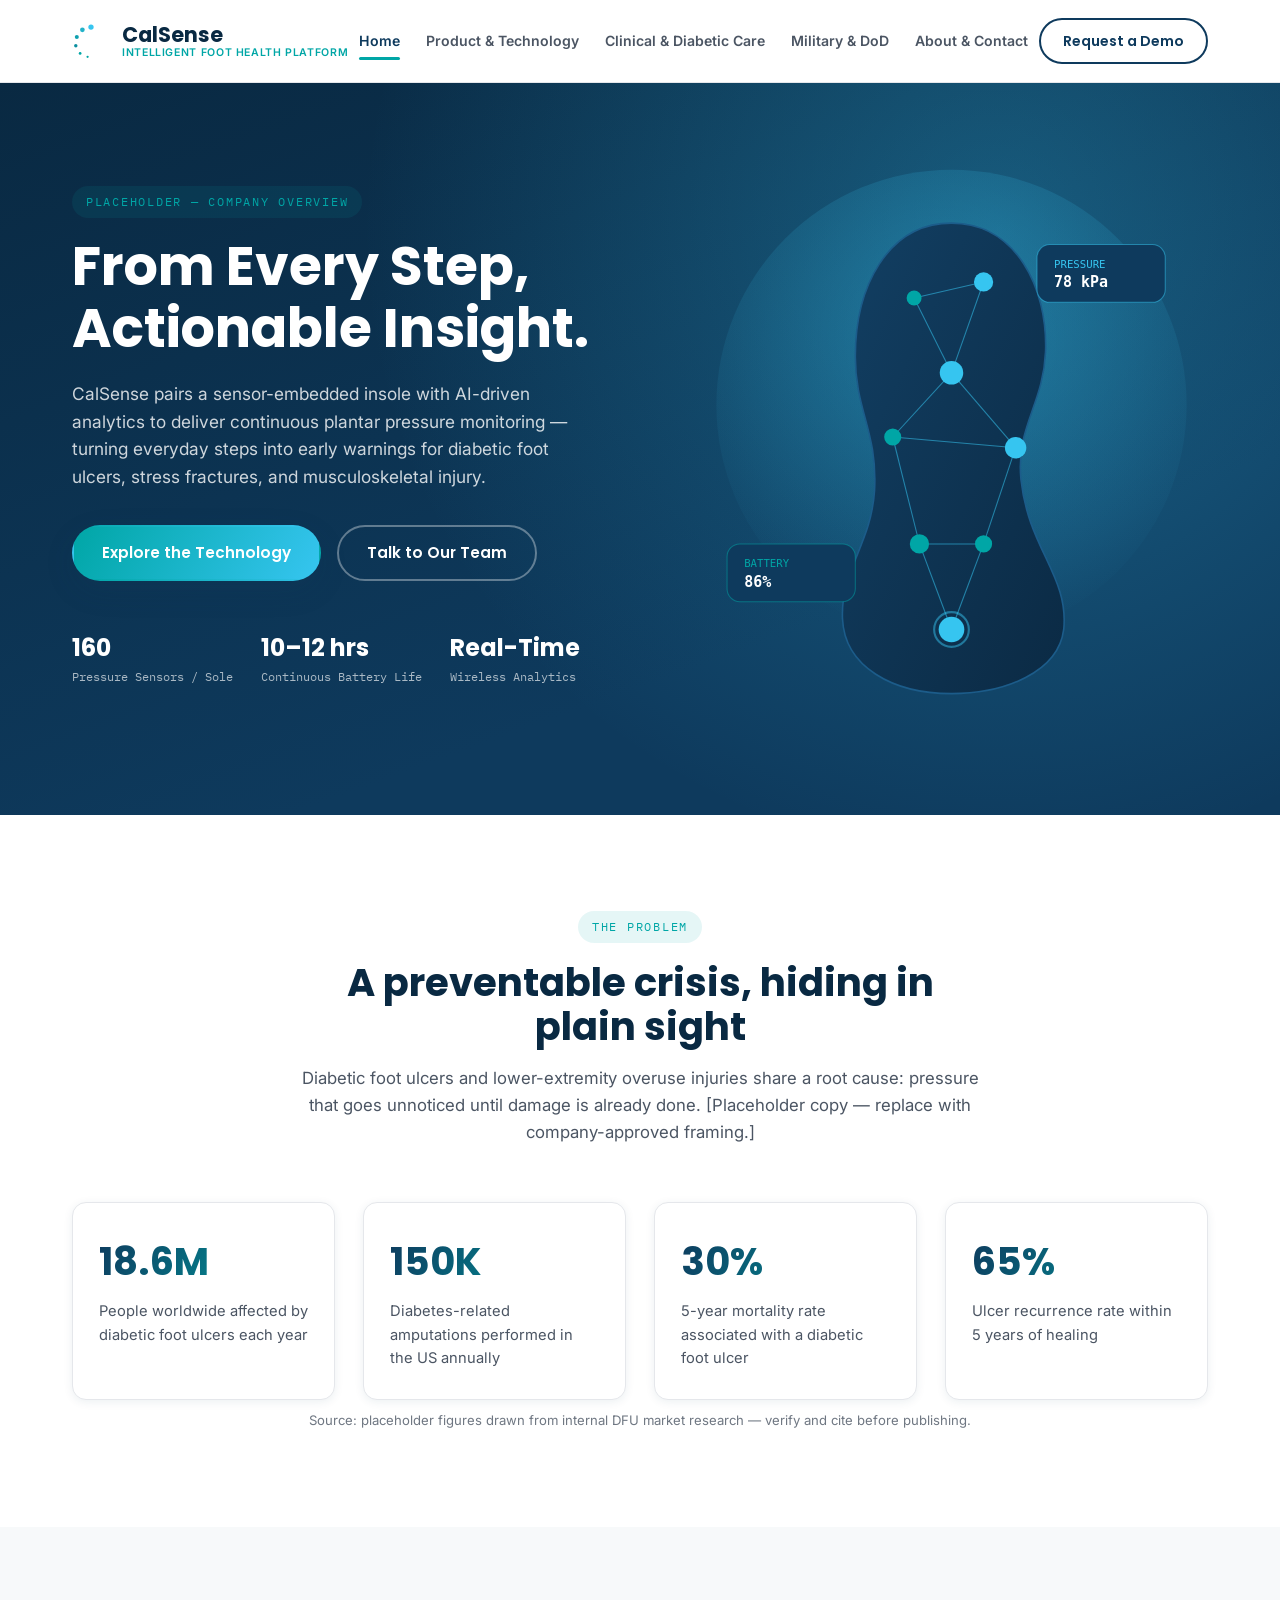
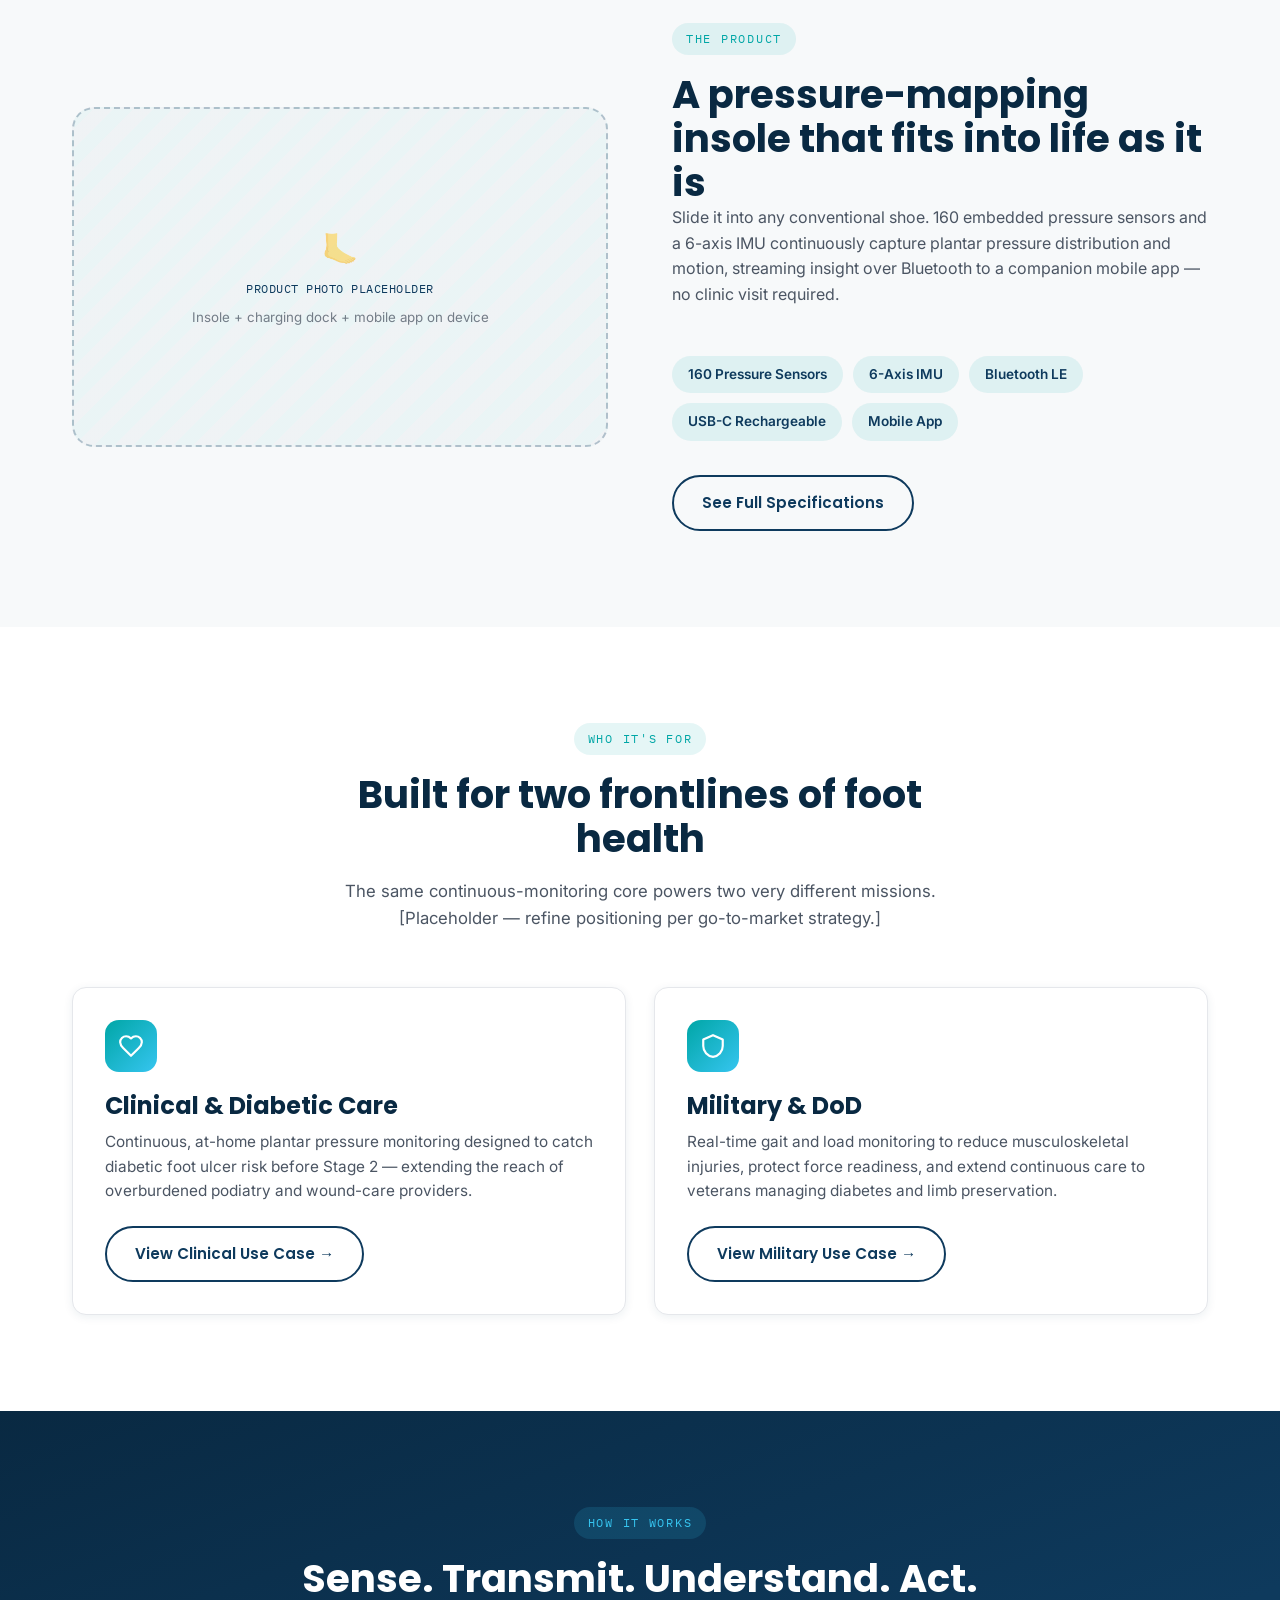
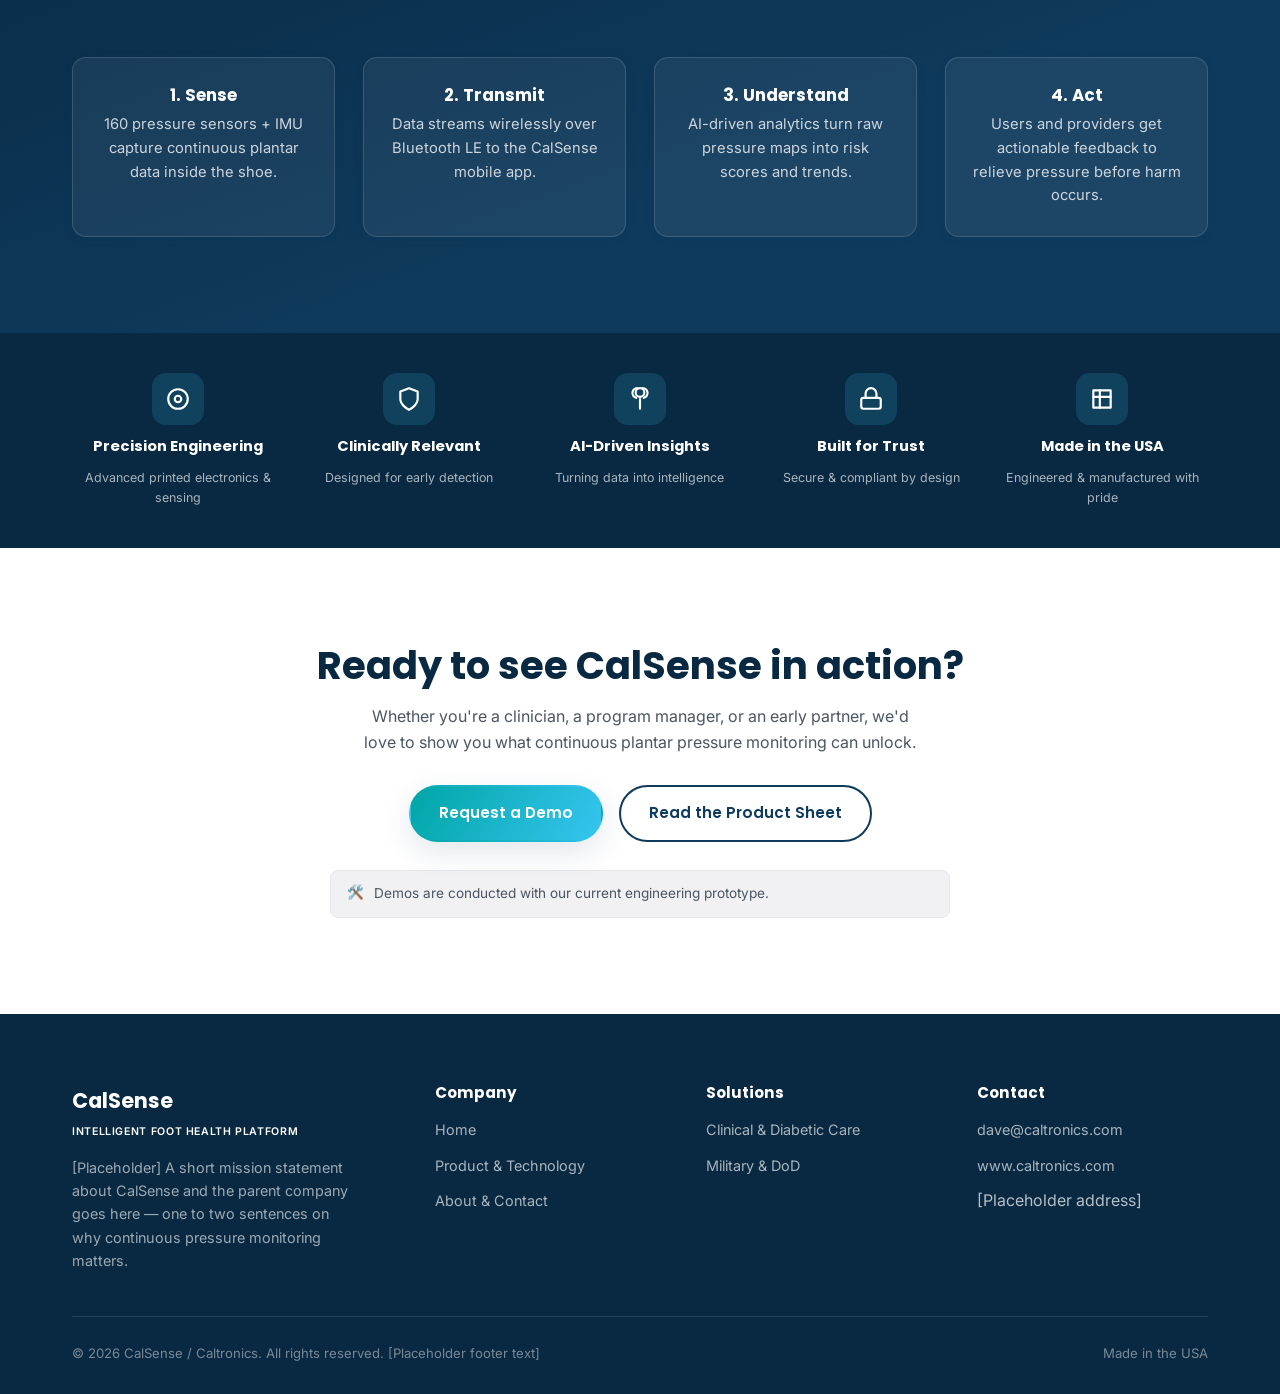
<file: index.html>
<!DOCTYPE html>
<html lang="en">
<head>
<meta charset="UTF-8">
<meta name="viewport" content="width=device-width, initial-scale=1.0">
<title>CalSense | Intelligent Foot Health Platform</title>
<meta name="description" content="CalSense is a continuous plantar pressure monitoring platform — pairing a sensor-embedded insole with AI-driven analytics to prevent diabetic foot ulcers and musculoskeletal injury.">
<link rel="icon" type="image/svg+xml" href="images/favicon.svg">
<link rel="preconnect" href="https://fonts.googleapis.com">
<link href="https://fonts.googleapis.com/css2?family=Poppins:wght@500;600;700&family=Inter:wght@400;500;600&family=IBM+Plex+Mono:wght@400;500;600&display=swap" rel="stylesheet">
<link rel="stylesheet" href="css/styles.css">
</head>
<body>

<!-- NOTE: Nav + footer are duplicated per page (static site, no templating). Keep them in sync when editing. -->
<header class="navbar">
  <div class="container">
    <a href="index.html" class="brand">
      <img src="images/logo.svg" alt="CalSense logo">
      <span class="brand-text">
        <span class="brand-name">CalSense</span>
        <span class="brand-tag">Intelligent Foot Health Platform</span>
      </span>
    </a>
    <nav class="nav-links">
      <a href="index.html">Home</a>
      <a href="product.html">Product &amp; Technology</a>
      <a href="healthcare.html">Clinical &amp; Diabetic Care</a>
      <a href="military.html">Military &amp; DoD</a>
      <a href="about.html">About &amp; Contact</a>
    </nav>
    <div class="nav-cta">
      <a href="about.html" class="btn btn--outline-navy">Request a Demo</a>
      <button class="nav-toggle" aria-label="Toggle menu">
        <span></span><span></span><span></span>
      </button>
    </div>
  </div>
</header>

<!-- HERO -->
<section class="hero">
  <div class="container">
    <div class="hero-copy">
      <span class="eyebrow">Placeholder — Company Overview</span>
      <h1>From Every Step,<br>Actionable Insight.</h1>
      <p class="lede">CalSense pairs a sensor-embedded insole with AI-driven analytics to deliver continuous plantar pressure monitoring — turning everyday steps into early warnings for diabetic foot ulcers, stress fractures, and musculoskeletal injury.</p>
      <div class="hero-actions">
        <a href="product.html" class="btn btn--primary">Explore the Technology</a>
        <a href="about.html" class="btn btn--ghost">Talk to Our Team</a>
      </div>
      <div class="hero-badges">
        <div class="hero-badge"><strong>160</strong>Pressure Sensors / Sole</div>
        <div class="hero-badge"><strong>10–12 hrs</strong>Continuous Battery Life</div>
        <div class="hero-badge"><strong>Real-Time</strong>Wireless Analytics</div>
      </div>
    </div>
    <div class="hero-art">
      <img src="images/hero-graphic.svg" alt="Illustration of a foot sole with pressure sensor network">
    </div>
  </div>
</section>

<!-- PROBLEM SNAPSHOT -->
<section class="section">
  <div class="container">
    <div class="section-head section-head--center">
      <span class="eyebrow">The Problem</span>
      <h2>A preventable crisis, hiding in plain sight</h2>
      <p>Diabetic foot ulcers and lower-extremity overuse injuries share a root cause: pressure that goes unnoticed until damage is already done. [Placeholder copy — replace with company-approved framing.]</p>
    </div>
    <div class="grid grid--4">
      <div class="stat-card">
        <div class="stat-number" data-count-to="18.6" data-decimals="1" data-suffix="M">0M</div>
        <p>People worldwide affected by diabetic foot ulcers each year</p>
      </div>
      <div class="stat-card">
        <div class="stat-number" data-count-to="150" data-suffix="K">0K</div>
        <p>Diabetes-related amputations performed in the US annually</p>
      </div>
      <div class="stat-card">
        <div class="stat-number" data-count-to="30" data-suffix="%">0%</div>
        <p>5-year mortality rate associated with a diabetic foot ulcer</p>
      </div>
      <div class="stat-card">
        <div class="stat-number" data-count-to="65" data-suffix="%">0%</div>
        <p>Ulcer recurrence rate within 5 years of healing</p>
      </div>
    </div>
    <p class="small-note text-center">Source: placeholder figures drawn from internal DFU market research — verify and cite before publishing.</p>
  </div>
</section>

<!-- PRODUCT HIGHLIGHT -->
<section class="section section--offwhite">
  <div class="container">
    <div class="split">
      <div class="split-media">
        <div class="placeholder" style="min-height:340px;">
          <div class="ph-icon">🦶</div>
          <span class="ph-label">Product Photo Placeholder</span>
          <small>Insole + charging dock + mobile app on device</small>
        </div>
      </div>
      <div class="split-copy">
        <span class="eyebrow">The Product</span>
        <h2>A pressure-mapping insole that fits into life as it is</h2>
        <p>Slide it into any conventional shoe. 160 embedded pressure sensors and a 6-axis IMU continuously capture plantar pressure distribution and motion, streaming insight over Bluetooth to a companion mobile app — no clinic visit required.</p>
        <div class="pill-list mt-lg">
          <span class="pill">160 Pressure Sensors</span>
          <span class="pill">6-Axis IMU</span>
          <span class="pill">Bluetooth LE</span>
          <span class="pill">USB-C Rechargeable</span>
          <span class="pill">Mobile App</span>
        </div>
        <div class="hero-actions" style="margin-top:34px;">
          <a href="product.html" class="btn btn--outline-navy">See Full Specifications</a>
        </div>
      </div>
    </div>
  </div>
</section>

<!-- MARKETS -->
<section class="section">
  <div class="container">
    <div class="section-head section-head--center">
      <span class="eyebrow">Who It's For</span>
      <h2>Built for two frontlines of foot health</h2>
      <p>The same continuous-monitoring core powers two very different missions. [Placeholder — refine positioning per go-to-market strategy.]</p>
    </div>
    <div class="grid grid--2">
      <div class="card">
        <div class="icon-badge">
          <svg viewBox="0 0 24 24" fill="none" stroke="currentColor" stroke-width="2" stroke-linecap="round" stroke-linejoin="round"><path d="M19 14c1.49-1.46 3-3.21 3-5.5A5.5 5.5 0 0 0 16.5 3c-1.76 0-3 .5-4.5 2-1.5-1.5-2.74-2-4.5-2A5.5 5.5 0 0 0 2 8.5c0 2.29 1.51 4.04 3 5.5l7 7Z"/></svg>
        </div>
        <h3>Clinical &amp; Diabetic Care</h3>
        <p>Continuous, at-home plantar pressure monitoring designed to catch diabetic foot ulcer risk before Stage 2 — extending the reach of overburdened podiatry and wound-care providers.</p>
        <a href="healthcare.html" class="btn btn--outline-navy" style="margin-top:22px;">View Clinical Use Case →</a>
      </div>
      <div class="card">
        <div class="icon-badge">
          <svg viewBox="0 0 24 24" fill="none" stroke="currentColor" stroke-width="2" stroke-linecap="round" stroke-linejoin="round"><path d="M12 2 3 6v6c0 5 3.8 9.4 9 10 5.2-.6 9-5 9-10V6l-9-4Z"/></svg>
        </div>
        <h3>Military &amp; DoD</h3>
        <p>Real-time gait and load monitoring to reduce musculoskeletal injuries, protect force readiness, and extend continuous care to veterans managing diabetes and limb preservation.</p>
        <a href="military.html" class="btn btn--outline-navy" style="margin-top:22px;">View Military Use Case →</a>
      </div>
    </div>
  </div>
</section>

<!-- HOW IT WORKS TEASER -->
<section class="section section--navy">
  <div class="container">
    <div class="section-head section-head--center">
      <span class="eyebrow">How It Works</span>
      <h2>Sense. Transmit. Understand. Act.</h2>
    </div>
    <div class="grid grid--4">
      <div class="stat-card text-center">
        <h3 style="font-size:1.05rem;">1. Sense</h3>
        <p>160 pressure sensors + IMU capture continuous plantar data inside the shoe.</p>
      </div>
      <div class="stat-card text-center">
        <h3 style="font-size:1.05rem;">2. Transmit</h3>
        <p>Data streams wirelessly over Bluetooth LE to the CalSense mobile app.</p>
      </div>
      <div class="stat-card text-center">
        <h3 style="font-size:1.05rem;">3. Understand</h3>
        <p>AI-driven analytics turn raw pressure maps into risk scores and trends.</p>
      </div>
      <div class="stat-card text-center">
        <h3 style="font-size:1.05rem;">4. Act</h3>
        <p>Users and providers get actionable feedback to relieve pressure before harm occurs.</p>
      </div>
    </div>
  </div>
</section>

<!-- TRUST STRIP -->
<div class="trust-strip">
  <div class="container">
    <div class="grid">
      <div class="trust-item">
        <div class="icon-badge"><svg viewBox="0 0 24 24" fill="none" stroke="currentColor" stroke-width="2" stroke-linecap="round" stroke-linejoin="round"><circle cx="12" cy="12" r="3"/><circle cx="12" cy="12" r="9"/></svg></div>
        <strong>Precision Engineering</strong>
        <span>Advanced printed electronics &amp; sensing</span>
      </div>
      <div class="trust-item">
        <div class="icon-badge"><svg viewBox="0 0 24 24" fill="none" stroke="currentColor" stroke-width="2" stroke-linecap="round" stroke-linejoin="round"><path d="M12 22s8-4 8-10V5l-8-3-8 3v7c0 6 8 10 8 10Z"/></svg></div>
        <strong>Clinically Relevant</strong>
        <span>Designed for early detection</span>
      </div>
      <div class="trust-item">
        <div class="icon-badge"><svg viewBox="0 0 24 24" fill="none" stroke="currentColor" stroke-width="2" stroke-linecap="round" stroke-linejoin="round"><path d="M9.5 2a4.5 4.5 0 0 0-1 8.88M14.5 2a4.5 4.5 0 0 1 1 8.88M12 12v9"/><circle cx="12" cy="6" r="4"/></svg></div>
        <strong>AI-Driven Insights</strong>
        <span>Turning data into intelligence</span>
      </div>
      <div class="trust-item">
        <div class="icon-badge"><svg viewBox="0 0 24 24" fill="none" stroke="currentColor" stroke-width="2" stroke-linecap="round" stroke-linejoin="round"><rect x="3" y="11" width="18" height="10" rx="2"/><path d="M7 11V7a5 5 0 0 1 10 0v4"/></svg></div>
        <strong>Built for Trust</strong>
        <span>Secure &amp; compliant by design</span>
      </div>
      <div class="trust-item">
        <div class="icon-badge"><svg viewBox="0 0 24 24" fill="none" stroke="currentColor" stroke-width="2" stroke-linecap="round" stroke-linejoin="round"><path d="M4 4h16v16H4z"/><path d="M4 10h16M10 4v16"/></svg></div>
        <strong>Made in the USA</strong>
        <span>Engineered &amp; manufactured with pride</span>
      </div>
    </div>
  </div>
</div>

<!-- CTA -->
<section class="section text-center">
  <div class="container">
    <h2>Ready to see CalSense in action?</h2>
    <p style="max-width:560px;margin:16px auto 0;">Whether you're a clinician, a program manager, or an early partner, we'd love to show you what continuous plantar pressure monitoring can unlock.</p>
    <div class="hero-actions" style="justify-content:center;margin-top:30px;">
      <a href="about.html" class="btn btn--primary" style="color:#fff;">Request a Demo</a>
      <a href="product.html" class="btn btn--outline-navy">Read the Product Sheet</a>
    </div>
    <div class="proto-note proto-note--center" style="margin-top:28px;">
      <span class="proto-icon">🛠️</span>
      <span>Demos are conducted with our current engineering prototype.</span>
    </div>
  </div>
</section>

<footer class="site-footer">
  <div class="container">
    <div class="footer-grid">
      <div class="footer-brand">
        <span class="brand-name">CalSense</span><br>
        <span class="brand-tag">Intelligent Foot Health Platform</span>
        <p>[Placeholder] A short mission statement about CalSense and the parent company goes here — one to two sentences on why continuous pressure monitoring matters.</p>
      </div>
      <div class="footer-col">
        <h4>Company</h4>
        <ul>
          <li><a href="index.html">Home</a></li>
          <li><a href="product.html">Product &amp; Technology</a></li>
          <li><a href="about.html">About &amp; Contact</a></li>
        </ul>
      </div>
      <div class="footer-col">
        <h4>Solutions</h4>
        <ul>
          <li><a href="healthcare.html">Clinical &amp; Diabetic Care</a></li>
          <li><a href="military.html">Military &amp; DoD</a></li>
        </ul>
      </div>
      <div class="footer-col">
        <h4>Contact</h4>
        <ul>
          <li><a href="mailto:dave@caltronics.com">dave@caltronics.com</a></li>
          <li><a href="#">www.caltronics.com</a></li>
          <li>[Placeholder address]</li>
        </ul>
      </div>
    </div>
    <div class="footer-bottom">
      <span>© 2026 CalSense / Caltronics. All rights reserved. [Placeholder footer text]</span>
      <span>Made in the USA</span>
    </div>
  </div>
</footer>

<script src="js/main.js"></script>
</body>
</html>
</file>
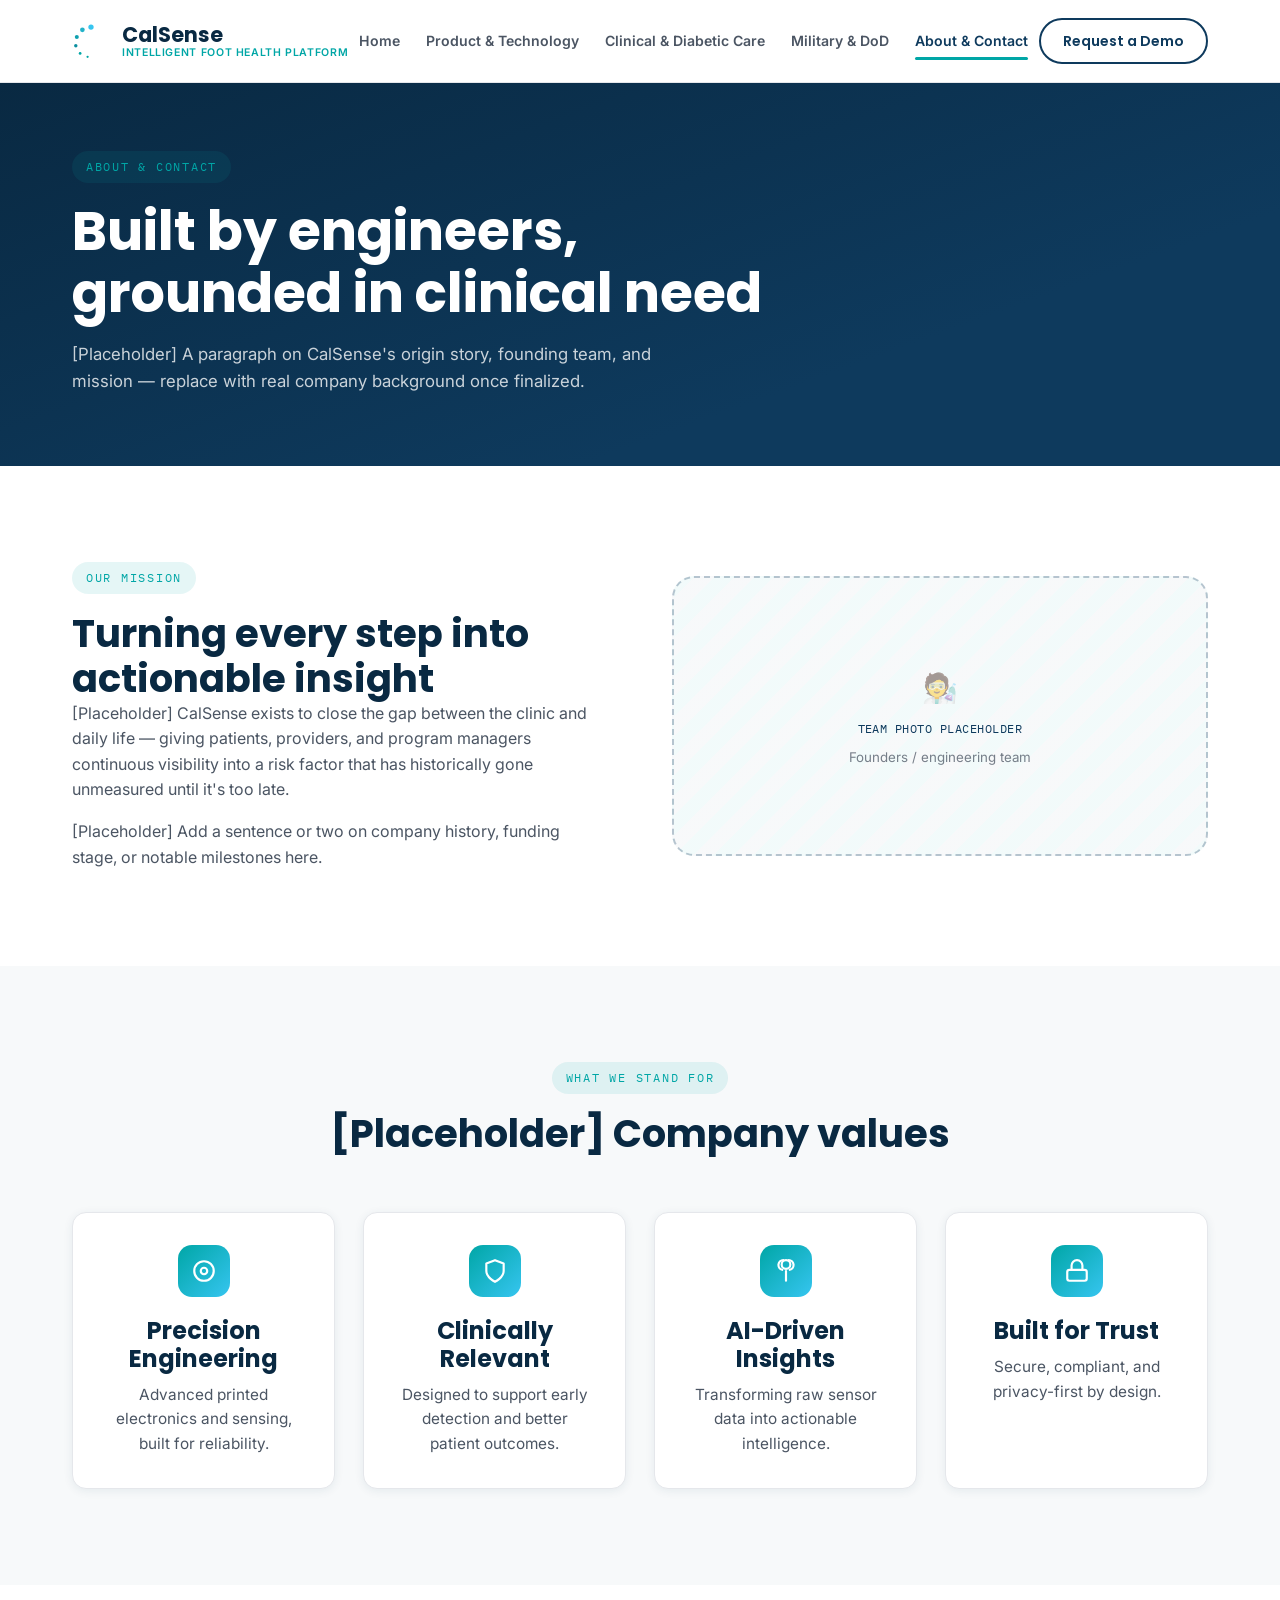
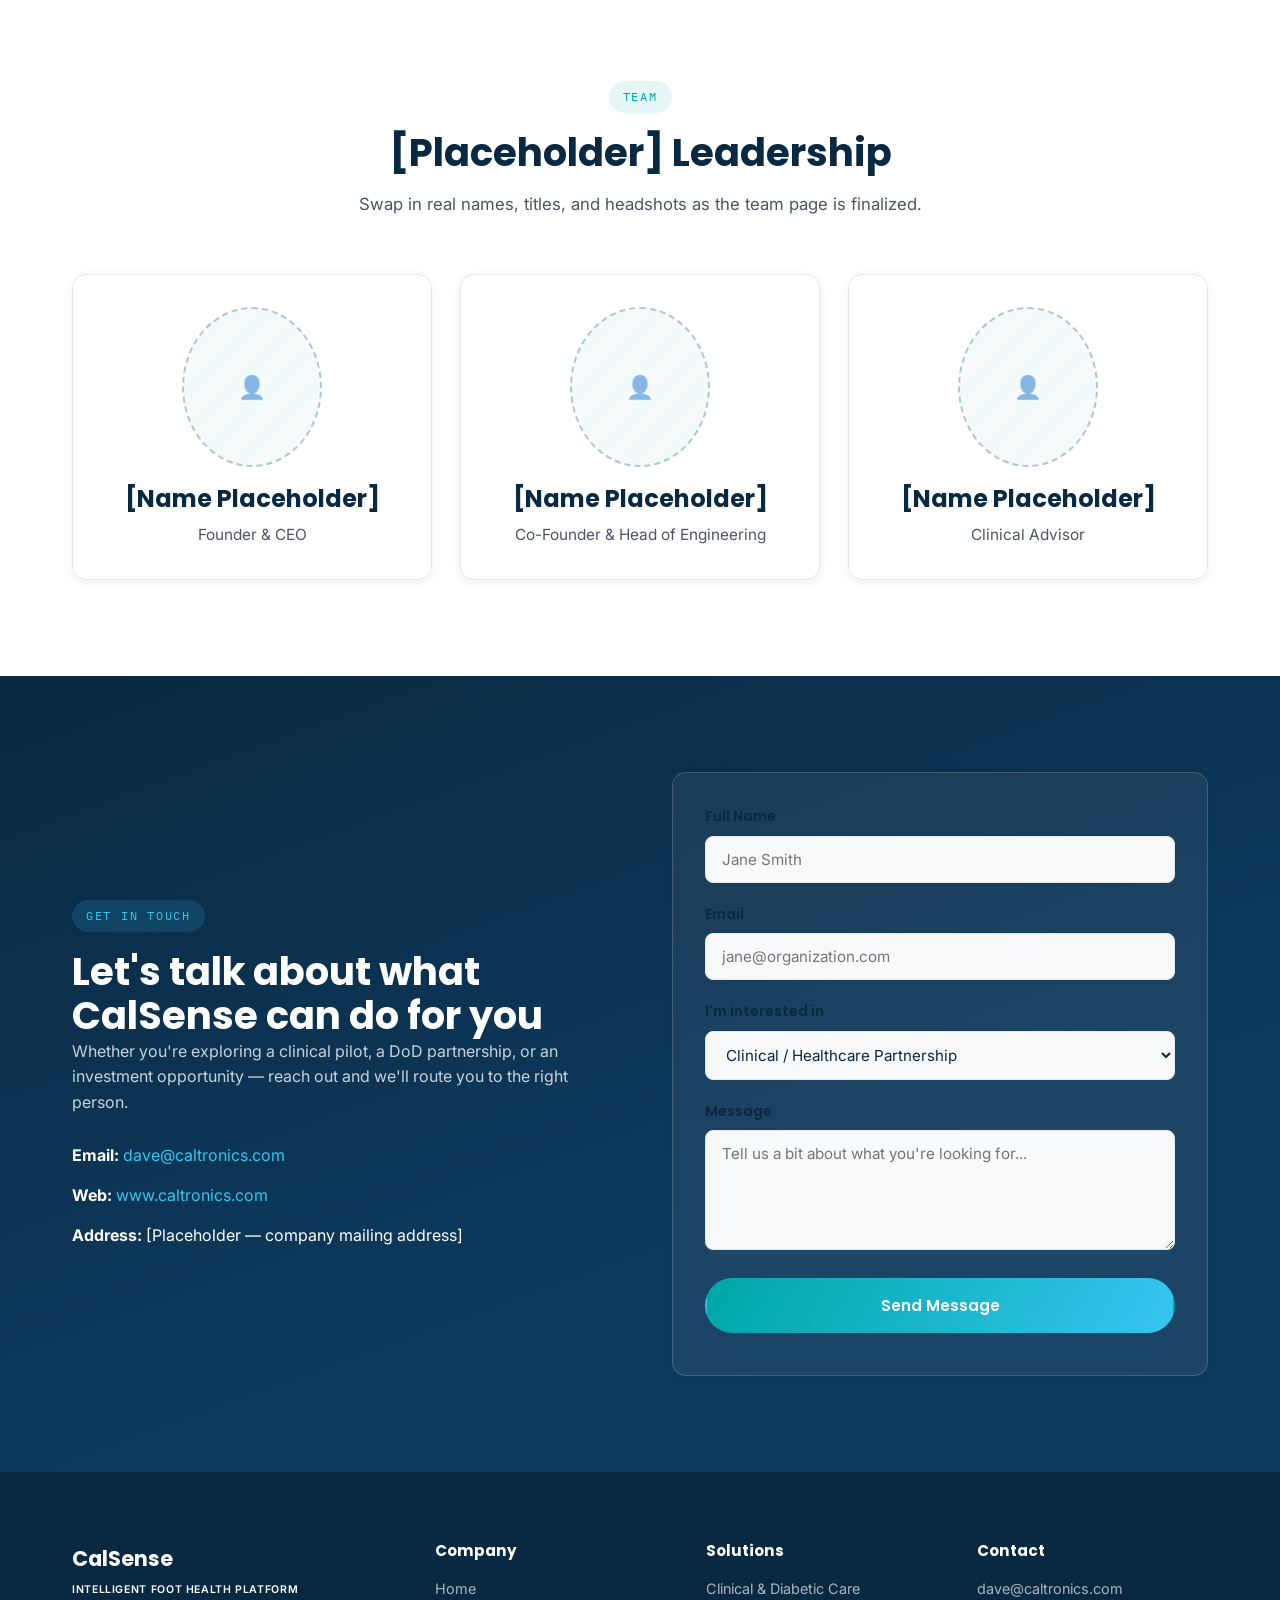
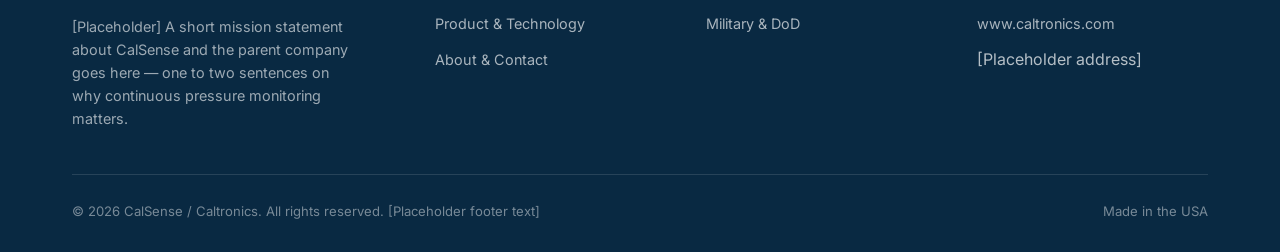
<file: about.html>
<!DOCTYPE html>
<html lang="en">
<head>
<meta charset="UTF-8">
<meta name="viewport" content="width=device-width, initial-scale=1.0">
<title>About &amp; Contact | CalSense</title>
<meta name="description" content="Learn about the team behind CalSense and get in touch to explore clinical, military, or partnership opportunities.">
<link rel="icon" type="image/svg+xml" href="images/favicon.svg">
<link rel="preconnect" href="https://fonts.googleapis.com">
<link href="https://fonts.googleapis.com/css2?family=Poppins:wght@500;600;700&family=Inter:wght@400;500;600&family=IBM+Plex+Mono:wght@400;500;600&display=swap" rel="stylesheet">
<link rel="stylesheet" href="css/styles.css">
</head>
<body>

<header class="navbar">
  <div class="container">
    <a href="index.html" class="brand">
      <img src="images/logo.svg" alt="CalSense logo">
      <span class="brand-text">
        <span class="brand-name">CalSense</span>
        <span class="brand-tag">Intelligent Foot Health Platform</span>
      </span>
    </a>
    <nav class="nav-links">
      <a href="index.html">Home</a>
      <a href="product.html">Product &amp; Technology</a>
      <a href="healthcare.html">Clinical &amp; Diabetic Care</a>
      <a href="military.html">Military &amp; DoD</a>
      <a href="about.html">About &amp; Contact</a>
    </nav>
    <div class="nav-cta">
      <a href="about.html" class="btn btn--outline-navy">Request a Demo</a>
      <button class="nav-toggle" aria-label="Toggle menu"><span></span><span></span><span></span></button>
    </div>
  </div>
</header>

<section class="page-header">
  <div class="container">
    <span class="eyebrow">About &amp; Contact</span>
    <h1>Built by engineers, grounded in clinical need</h1>
    <p>[Placeholder] A paragraph on CalSense's origin story, founding team, and mission — replace with real company background once finalized.</p>
  </div>
</section>

<!-- MISSION -->
<section class="section">
  <div class="container">
    <div class="split">
      <div class="split-copy">
        <span class="eyebrow">Our Mission</span>
        <h2>Turning every step into actionable insight</h2>
        <p>[Placeholder] CalSense exists to close the gap between the clinic and daily life — giving patients, providers, and program managers continuous visibility into a risk factor that has historically gone unmeasured until it's too late.</p>
        <p style="margin-top:16px;">[Placeholder] Add a sentence or two on company history, funding stage, or notable milestones here.</p>
      </div>
      <div class="split-media">
        <div class="placeholder" style="min-height:280px;">
          <div class="ph-icon">🧑‍🔬</div>
          <span class="ph-label">Team Photo Placeholder</span>
          <small>Founders / engineering team</small>
        </div>
      </div>
    </div>
  </div>
</section>

<!-- VALUES -->
<section class="section section--offwhite">
  <div class="container">
    <div class="section-head section-head--center">
      <span class="eyebrow">What We Stand For</span>
      <h2>[Placeholder] Company values</h2>
    </div>
    <div class="grid grid--4">
      <div class="card text-center">
        <div class="icon-badge" style="margin-left:auto;margin-right:auto;"><svg viewBox="0 0 24 24" fill="none" stroke="currentColor" stroke-width="2" stroke-linecap="round" stroke-linejoin="round"><circle cx="12" cy="12" r="3"/><circle cx="12" cy="12" r="9"/></svg></div>
        <h3>Precision Engineering</h3>
        <p>Advanced printed electronics and sensing, built for reliability.</p>
      </div>
      <div class="card text-center">
        <div class="icon-badge" style="margin-left:auto;margin-right:auto;"><svg viewBox="0 0 24 24" fill="none" stroke="currentColor" stroke-width="2" stroke-linecap="round" stroke-linejoin="round"><path d="M12 22s8-4 8-10V5l-8-3-8 3v7c0 6 8 10 8 10Z"/></svg></div>
        <h3>Clinically Relevant</h3>
        <p>Designed to support early detection and better patient outcomes.</p>
      </div>
      <div class="card text-center">
        <div class="icon-badge" style="margin-left:auto;margin-right:auto;"><svg viewBox="0 0 24 24" fill="none" stroke="currentColor" stroke-width="2" stroke-linecap="round" stroke-linejoin="round"><path d="M9.5 2a4.5 4.5 0 0 0-1 8.88M14.5 2a4.5 4.5 0 0 1 1 8.88M12 12v9"/><circle cx="12" cy="6" r="4"/></svg></div>
        <h3>AI-Driven Insights</h3>
        <p>Transforming raw sensor data into actionable intelligence.</p>
      </div>
      <div class="card text-center">
        <div class="icon-badge" style="margin-left:auto;margin-right:auto;"><svg viewBox="0 0 24 24" fill="none" stroke="currentColor" stroke-width="2" stroke-linecap="round" stroke-linejoin="round"><rect x="3" y="11" width="18" height="10" rx="2"/><path d="M7 11V7a5 5 0 0 1 10 0v4"/></svg></div>
        <h3>Built for Trust</h3>
        <p>Secure, compliant, and privacy-first by design.</p>
      </div>
    </div>
  </div>
</section>

<!-- TEAM PLACEHOLDER -->
<section class="section">
  <div class="container">
    <div class="section-head section-head--center">
      <span class="eyebrow">Team</span>
      <h2>[Placeholder] Leadership</h2>
      <p>Swap in real names, titles, and headshots as the team page is finalized.</p>
    </div>
    <div class="grid grid--3">
      <div class="card text-center">
        <div class="placeholder" style="min-height:160px;border-radius:50%;width:140px;height:140px;margin:0 auto 18px;">
          <span class="ph-icon" style="font-size:1.4rem;">👤</span>
        </div>
        <h3>[Name Placeholder]</h3>
        <p>Founder &amp; CEO</p>
      </div>
      <div class="card text-center">
        <div class="placeholder" style="min-height:160px;border-radius:50%;width:140px;height:140px;margin:0 auto 18px;">
          <span class="ph-icon" style="font-size:1.4rem;">👤</span>
        </div>
        <h3>[Name Placeholder]</h3>
        <p>Co-Founder &amp; Head of Engineering</p>
      </div>
      <div class="card text-center">
        <div class="placeholder" style="min-height:160px;border-radius:50%;width:140px;height:140px;margin:0 auto 18px;">
          <span class="ph-icon" style="font-size:1.4rem;">👤</span>
        </div>
        <h3>[Name Placeholder]</h3>
        <p>Clinical Advisor</p>
      </div>
    </div>
  </div>
</section>

<!-- CONTACT -->
<section class="section section--navy">
  <div class="container">
    <div class="split">
      <div class="split-copy">
        <span class="eyebrow">Get in Touch</span>
        <h2>Let's talk about what CalSense can do for you</h2>
        <p>Whether you're exploring a clinical pilot, a DoD partnership, or an investment opportunity — reach out and we'll route you to the right person.</p>
        <ul style="margin-top:28px; display:flex; flex-direction:column; gap:14px;">
          <li><strong style="color:#fff;">Email:</strong> <a href="mailto:dave@caltronics.com" style="color:var(--cyan);">dave@caltronics.com</a></li>
          <li><strong style="color:#fff;">Web:</strong> <a href="#" style="color:var(--cyan);">www.caltronics.com</a></li>
          <li><strong style="color:#fff;">Address:</strong> [Placeholder — company mailing address]</li>
        </ul>
      </div>
      <div class="split-media">
        <form id="contact-form" class="card" style="background:rgba(255,255,255,0.06);border-color:rgba(255,255,255,0.16);">
          <div class="form-field">
            <label for="name">Full Name</label>
            <input type="text" id="name" name="name" placeholder="Jane Smith" required>
          </div>
          <div class="form-field">
            <label for="email">Email</label>
            <input type="email" id="email" name="email" placeholder="jane@organization.com" required>
          </div>
          <div class="form-field">
            <label for="interest">I'm interested in</label>
            <select id="interest" name="interest">
              <option>Clinical / Healthcare Partnership</option>
              <option>Military / DoD Partnership</option>
              <option>Investment</option>
              <option>Press / Media</option>
              <option>Other</option>
            </select>
          </div>
          <div class="form-field">
            <label for="message">Message</label>
            <textarea id="message" name="message" placeholder="Tell us a bit about what you're looking for..."></textarea>
          </div>
          <button type="submit" class="btn btn--primary" style="color:#fff;width:100%;justify-content:center;">Send Message</button>
          <p id="form-status" class="small-note" style="color:rgba(255,255,255,0.6);"></p>
        </form>
      </div>
    </div>
  </div>
</section>

<footer class="site-footer">
  <div class="container">
    <div class="footer-grid">
      <div class="footer-brand">
        <span class="brand-name">CalSense</span><br>
        <span class="brand-tag">Intelligent Foot Health Platform</span>
        <p>[Placeholder] A short mission statement about CalSense and the parent company goes here — one to two sentences on why continuous pressure monitoring matters.</p>
      </div>
      <div class="footer-col">
        <h4>Company</h4>
        <ul>
          <li><a href="index.html">Home</a></li>
          <li><a href="product.html">Product &amp; Technology</a></li>
          <li><a href="about.html">About &amp; Contact</a></li>
        </ul>
      </div>
      <div class="footer-col">
        <h4>Solutions</h4>
        <ul>
          <li><a href="healthcare.html">Clinical &amp; Diabetic Care</a></li>
          <li><a href="military.html">Military &amp; DoD</a></li>
        </ul>
      </div>
      <div class="footer-col">
        <h4>Contact</h4>
        <ul>
          <li><a href="mailto:dave@caltronics.com">dave@caltronics.com</a></li>
          <li><a href="#">www.caltronics.com</a></li>
          <li>[Placeholder address]</li>
        </ul>
      </div>
    </div>
    <div class="footer-bottom">
      <span>© 2026 CalSense / Caltronics. All rights reserved. [Placeholder footer text]</span>
      <span>Made in the USA</span>
    </div>
  </div>
</footer>

<script src="js/main.js"></script>
</body>
</html>
</file>
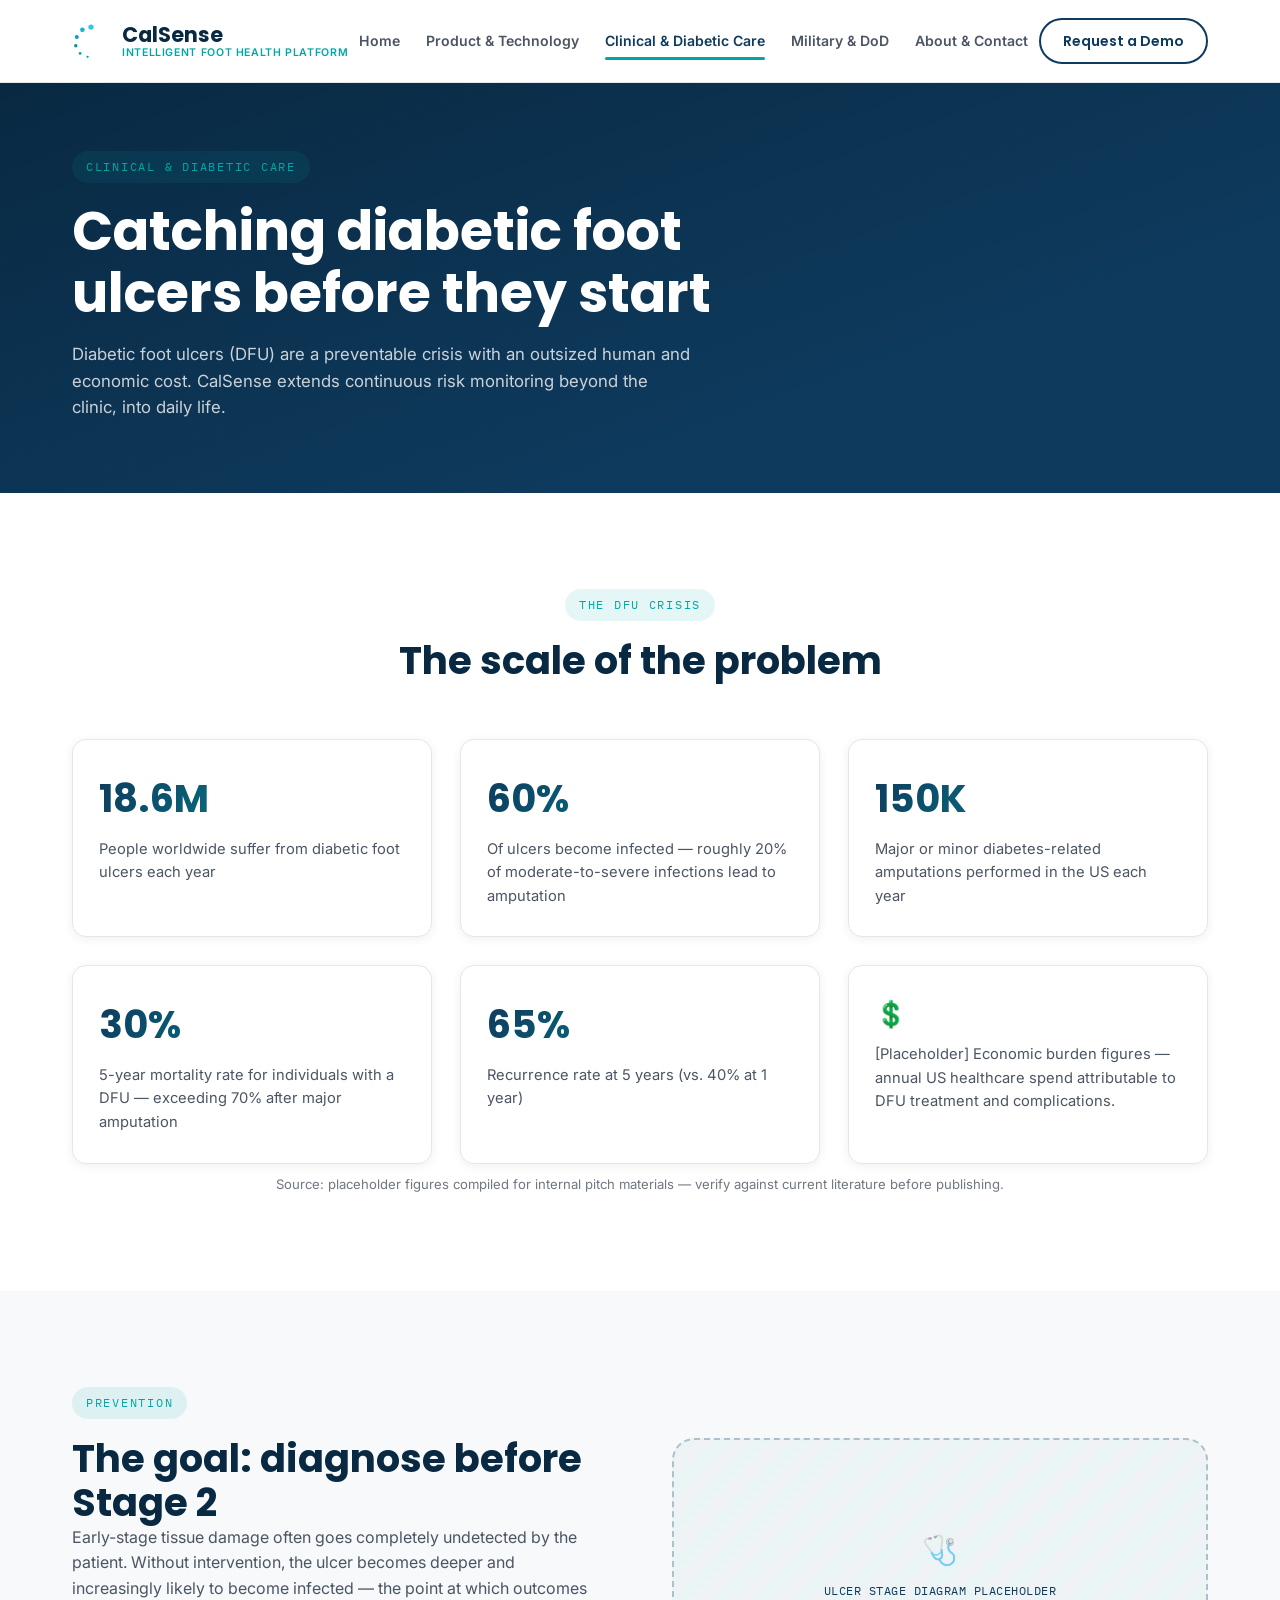
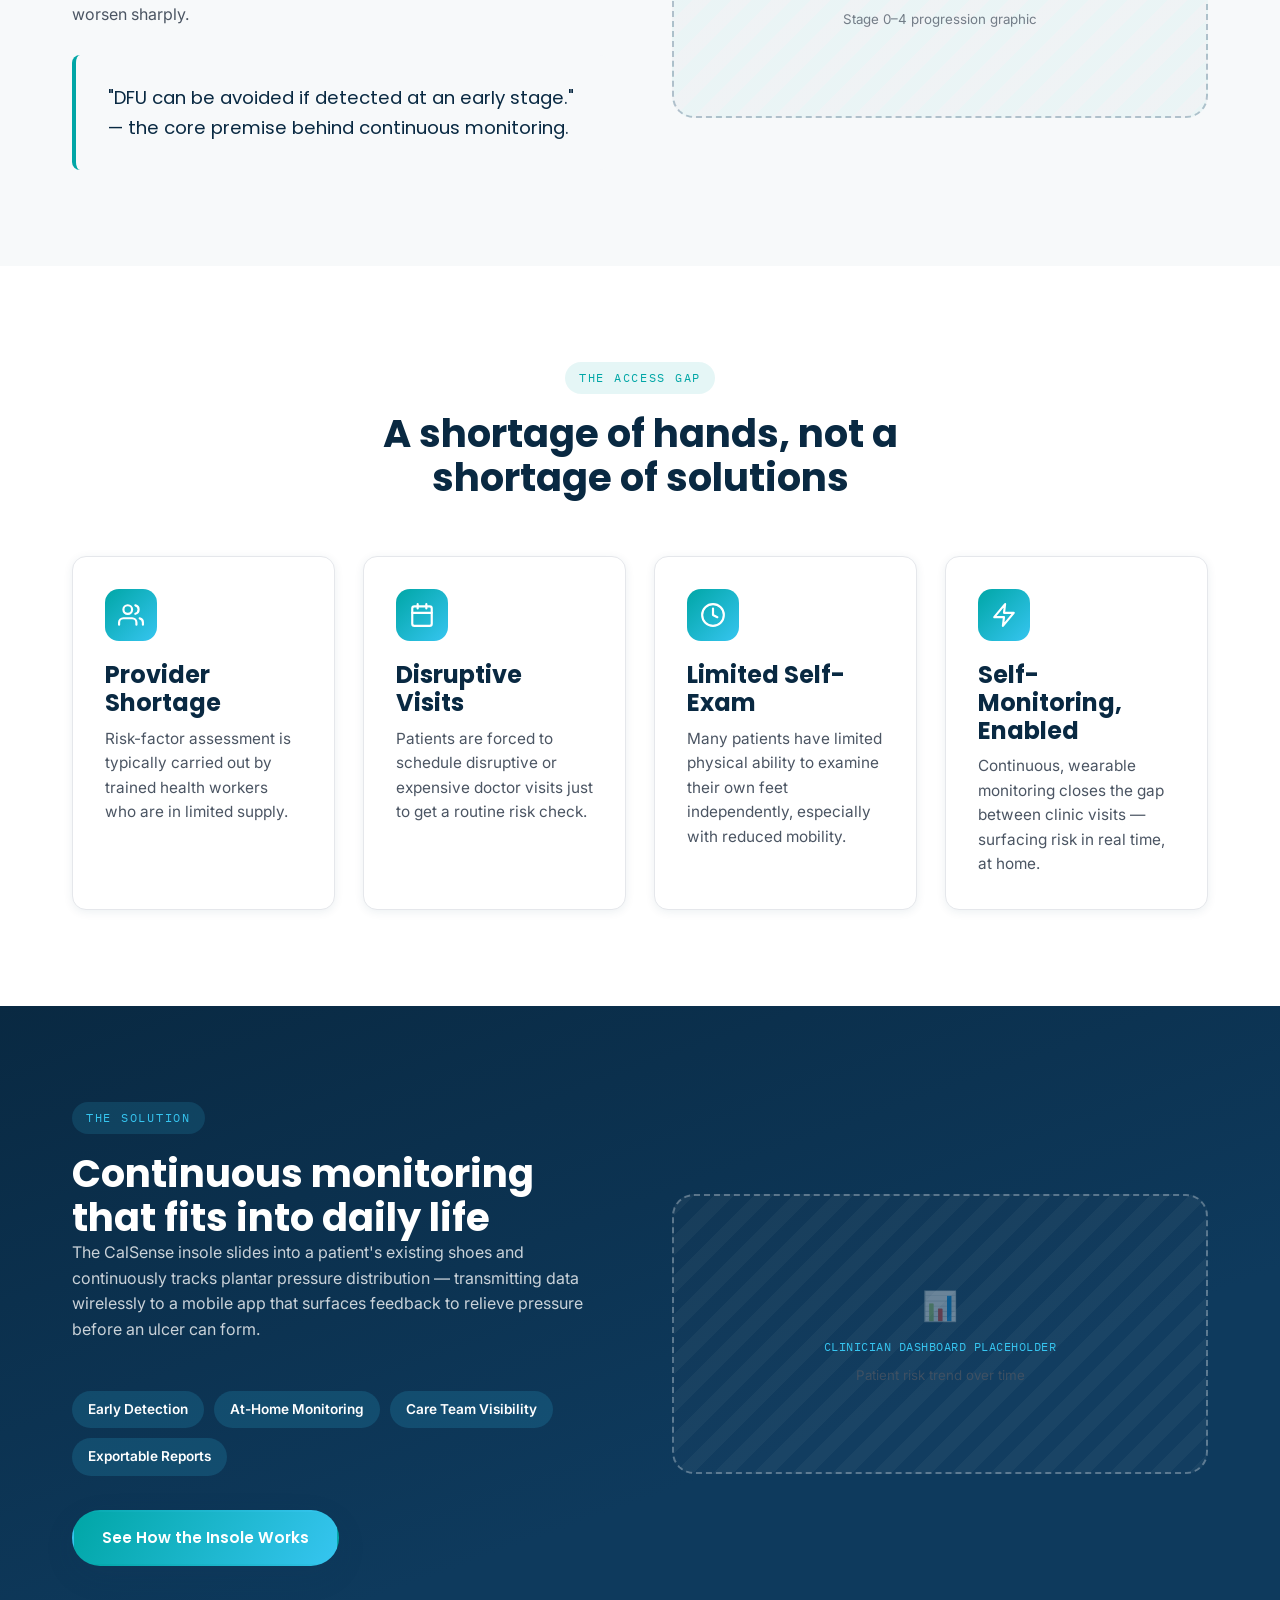
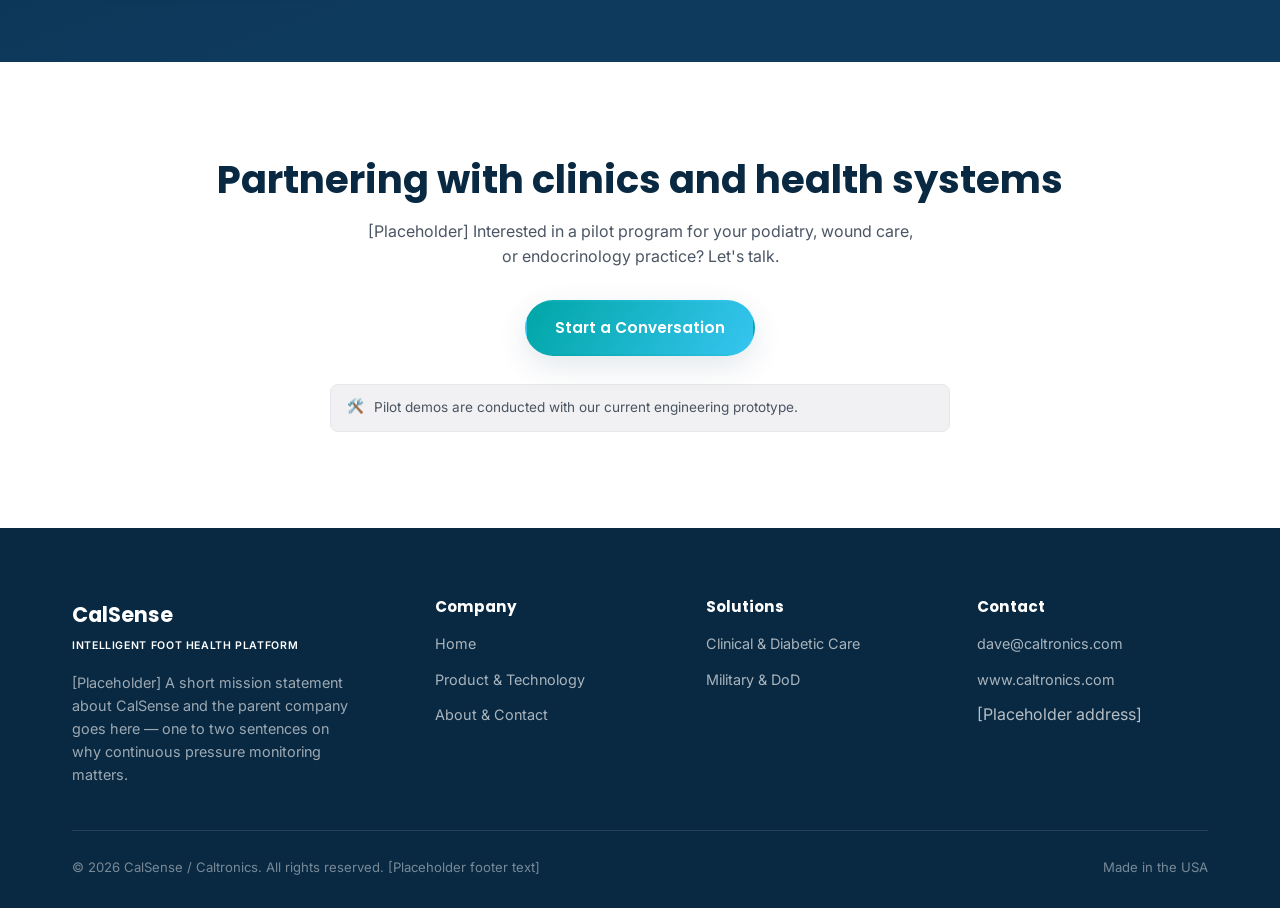
<file: healthcare.html>
<!DOCTYPE html>
<html lang="en">
<head>
<meta charset="UTF-8">
<meta name="viewport" content="width=device-width, initial-scale=1.0">
<title>Clinical &amp; Diabetic Care | CalSense</title>
<meta name="description" content="CalSense helps patients and providers catch diabetic foot ulcer risk before Stage 2 through continuous, at-home plantar pressure monitoring.">
<link rel="icon" type="image/svg+xml" href="images/favicon.svg">
<link rel="preconnect" href="https://fonts.googleapis.com">
<link href="https://fonts.googleapis.com/css2?family=Poppins:wght@500;600;700&family=Inter:wght@400;500;600&family=IBM+Plex+Mono:wght@400;500;600&display=swap" rel="stylesheet">
<link rel="stylesheet" href="css/styles.css">
</head>
<body>

<header class="navbar">
  <div class="container">
    <a href="index.html" class="brand">
      <img src="images/logo.svg" alt="CalSense logo">
      <span class="brand-text">
        <span class="brand-name">CalSense</span>
        <span class="brand-tag">Intelligent Foot Health Platform</span>
      </span>
    </a>
    <nav class="nav-links">
      <a href="index.html">Home</a>
      <a href="product.html">Product &amp; Technology</a>
      <a href="healthcare.html">Clinical &amp; Diabetic Care</a>
      <a href="military.html">Military &amp; DoD</a>
      <a href="about.html">About &amp; Contact</a>
    </nav>
    <div class="nav-cta">
      <a href="about.html" class="btn btn--outline-navy">Request a Demo</a>
      <button class="nav-toggle" aria-label="Toggle menu"><span></span><span></span><span></span></button>
    </div>
  </div>
</header>

<section class="page-header">
  <div class="container">
    <span class="eyebrow">Clinical &amp; Diabetic Care</span>
    <h1>Catching diabetic foot ulcers before they start</h1>
    <p>Diabetic foot ulcers (DFU) are a preventable crisis with an outsized human and economic cost. CalSense extends continuous risk monitoring beyond the clinic, into daily life.</p>
  </div>
</section>

<!-- DFU CRISIS STATS -->
<section class="section">
  <div class="container">
    <div class="section-head section-head--center">
      <span class="eyebrow">The DFU Crisis</span>
      <h2>The scale of the problem</h2>
    </div>
    <div class="grid grid--3">
      <div class="stat-card">
        <div class="stat-number" data-count-to="18.6" data-decimals="1" data-suffix="M">0M</div>
        <p>People worldwide suffer from diabetic foot ulcers each year</p>
      </div>
      <div class="stat-card">
        <div class="stat-number" data-count-to="60" data-suffix="%">0%</div>
        <p>Of ulcers become infected — roughly 20% of moderate-to-severe infections lead to amputation</p>
      </div>
      <div class="stat-card">
        <div class="stat-number" data-count-to="150" data-suffix="K">0K</div>
        <p>Major or minor diabetes-related amputations performed in the US each year</p>
      </div>
      <div class="stat-card">
        <div class="stat-number" data-count-to="30" data-suffix="%">0%</div>
        <p>5-year mortality rate for individuals with a DFU — exceeding 70% after major amputation</p>
      </div>
      <div class="stat-card">
        <div class="stat-number" data-count-to="65" data-suffix="%">0%</div>
        <p>Recurrence rate at 5 years (vs. 40% at 1 year)</p>
      </div>
      <div class="stat-card">
        <div class="ph-icon" style="font-size:1.6rem;">💲</div>
        <p style="margin-top:8px;">[Placeholder] Economic burden figures — annual US healthcare spend attributable to DFU treatment and complications.</p>
      </div>
    </div>
    <p class="small-note text-center">Source: placeholder figures compiled for internal pitch materials — verify against current literature before publishing.</p>
  </div>
</section>

<!-- PREVENTION -->
<section class="section section--offwhite">
  <div class="container">
    <div class="split">
      <div class="split-copy">
        <span class="eyebrow">Prevention</span>
        <h2>The goal: diagnose before Stage 2</h2>
        <p>Early-stage tissue damage often goes completely undetected by the patient. Without intervention, the ulcer becomes deeper and increasingly likely to become infected — the point at which outcomes worsen sharply.</p>
        <div class="callout" style="margin-top:28px;">"DFU can be avoided if detected at an early stage." — the core premise behind continuous monitoring.</div>
      </div>
      <div class="split-media">
        <div class="placeholder" style="min-height:280px;">
          <div class="ph-icon">🩺</div>
          <span class="ph-label">Ulcer Stage Diagram Placeholder</span>
          <small>Stage 0–4 progression graphic</small>
        </div>
      </div>
    </div>
  </div>
</section>

<!-- PROVIDER SHORTAGE -->
<section class="section">
  <div class="container">
    <div class="section-head section-head--center">
      <span class="eyebrow">The Access Gap</span>
      <h2>A shortage of hands, not a shortage of solutions</h2>
    </div>
    <div class="grid grid--4">
      <div class="card">
        <div class="icon-badge"><svg viewBox="0 0 24 24" fill="none" stroke="currentColor" stroke-width="2" stroke-linecap="round" stroke-linejoin="round"><path d="M17 21v-2a4 4 0 0 0-4-4H5a4 4 0 0 0-4 4v2"/><circle cx="9" cy="7" r="4"/><path d="M23 21v-2a4 4 0 0 0-3-3.87"/><path d="M16 3.13a4 4 0 0 1 0 7.75"/></svg></div>
        <h3>Provider Shortage</h3>
        <p>Risk-factor assessment is typically carried out by trained health workers who are in limited supply.</p>
      </div>
      <div class="card">
        <div class="icon-badge"><svg viewBox="0 0 24 24" fill="none" stroke="currentColor" stroke-width="2" stroke-linecap="round" stroke-linejoin="round"><rect x="3" y="4" width="18" height="18" rx="2"/><path d="M16 2v4M8 2v4M3 10h18"/></svg></div>
        <h3>Disruptive Visits</h3>
        <p>Patients are forced to schedule disruptive or expensive doctor visits just to get a routine risk check.</p>
      </div>
      <div class="card">
        <div class="icon-badge"><svg viewBox="0 0 24 24" fill="none" stroke="currentColor" stroke-width="2" stroke-linecap="round" stroke-linejoin="round"><circle cx="12" cy="12" r="10"/><path d="M12 6v6l4 2"/></svg></div>
        <h3>Limited Self-Exam</h3>
        <p>Many patients have limited physical ability to examine their own feet independently, especially with reduced mobility.</p>
      </div>
      <div class="card">
        <div class="icon-badge"><svg viewBox="0 0 24 24" fill="none" stroke="currentColor" stroke-width="2" stroke-linecap="round" stroke-linejoin="round"><path d="M13 2 3 14h9l-1 8 10-12h-9l1-8Z"/></svg></div>
        <h3>Self-Monitoring, Enabled</h3>
        <p>Continuous, wearable monitoring closes the gap between clinic visits — surfacing risk in real time, at home.</p>
      </div>
    </div>
  </div>
</section>

<!-- SOLUTION -->
<section class="section section--navy">
  <div class="container">
    <div class="split">
      <div class="split-copy">
        <span class="eyebrow">The Solution</span>
        <h2>Continuous monitoring that fits into daily life</h2>
        <p>The CalSense insole slides into a patient's existing shoes and continuously tracks plantar pressure distribution — transmitting data wirelessly to a mobile app that surfaces feedback to relieve pressure before an ulcer can form.</p>
        <ul class="pill-list mt-lg">
          <li class="pill">Early Detection</li>
          <li class="pill">At-Home Monitoring</li>
          <li class="pill">Care Team Visibility</li>
          <li class="pill">Exportable Reports</li>
        </ul>
        <div class="hero-actions" style="margin-top:34px;">
          <a href="product.html" class="btn btn--primary">See How the Insole Works</a>
        </div>
      </div>
      <div class="split-media">
        <div class="placeholder" style="min-height:280px;">
          <div class="ph-icon">📊</div>
          <span class="ph-label">Clinician Dashboard Placeholder</span>
          <small>Patient risk trend over time</small>
        </div>
      </div>
    </div>
  </div>
</section>

<section class="section text-center">
  <div class="container">
    <h2>Partnering with clinics and health systems</h2>
    <p style="max-width:560px;margin:16px auto 0;">[Placeholder] Interested in a pilot program for your podiatry, wound care, or endocrinology practice? Let's talk.</p>
    <div class="hero-actions" style="justify-content:center;margin-top:30px;">
      <a href="about.html" class="btn btn--primary" style="color:#fff;">Start a Conversation</a>
    </div>
    <div class="proto-note proto-note--center" style="margin-top:28px;">
      <span class="proto-icon">🛠️</span>
      <span>Pilot demos are conducted with our current engineering prototype.</span>
    </div>
  </div>
</section>

<footer class="site-footer">
  <div class="container">
    <div class="footer-grid">
      <div class="footer-brand">
        <span class="brand-name">CalSense</span><br>
        <span class="brand-tag">Intelligent Foot Health Platform</span>
        <p>[Placeholder] A short mission statement about CalSense and the parent company goes here — one to two sentences on why continuous pressure monitoring matters.</p>
      </div>
      <div class="footer-col">
        <h4>Company</h4>
        <ul>
          <li><a href="index.html">Home</a></li>
          <li><a href="product.html">Product &amp; Technology</a></li>
          <li><a href="about.html">About &amp; Contact</a></li>
        </ul>
      </div>
      <div class="footer-col">
        <h4>Solutions</h4>
        <ul>
          <li><a href="healthcare.html">Clinical &amp; Diabetic Care</a></li>
          <li><a href="military.html">Military &amp; DoD</a></li>
        </ul>
      </div>
      <div class="footer-col">
        <h4>Contact</h4>
        <ul>
          <li><a href="mailto:dave@caltronics.com">dave@caltronics.com</a></li>
          <li><a href="#">www.caltronics.com</a></li>
          <li>[Placeholder address]</li>
        </ul>
      </div>
    </div>
    <div class="footer-bottom">
      <span>© 2026 CalSense / Caltronics. All rights reserved. [Placeholder footer text]</span>
      <span>Made in the USA</span>
    </div>
  </div>
</footer>

<script src="js/main.js"></script>
</body>
</html>
</file>
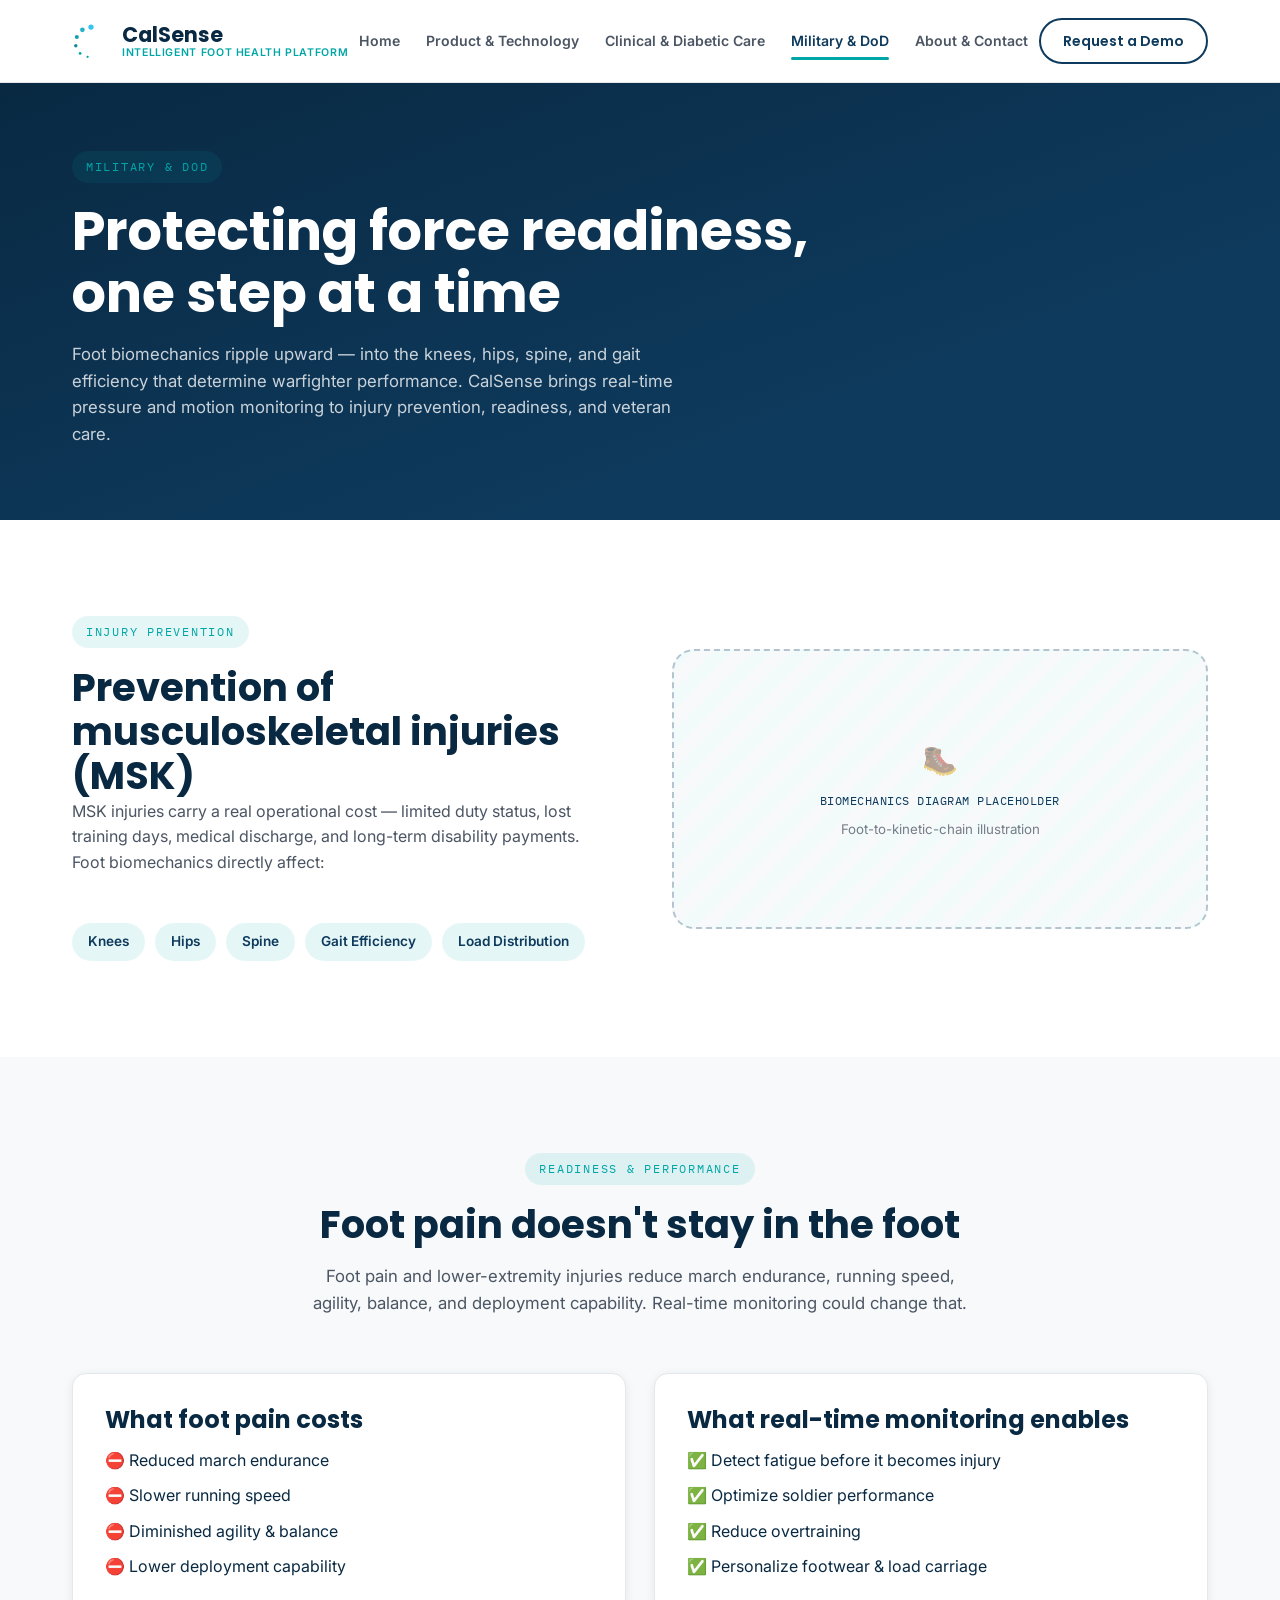
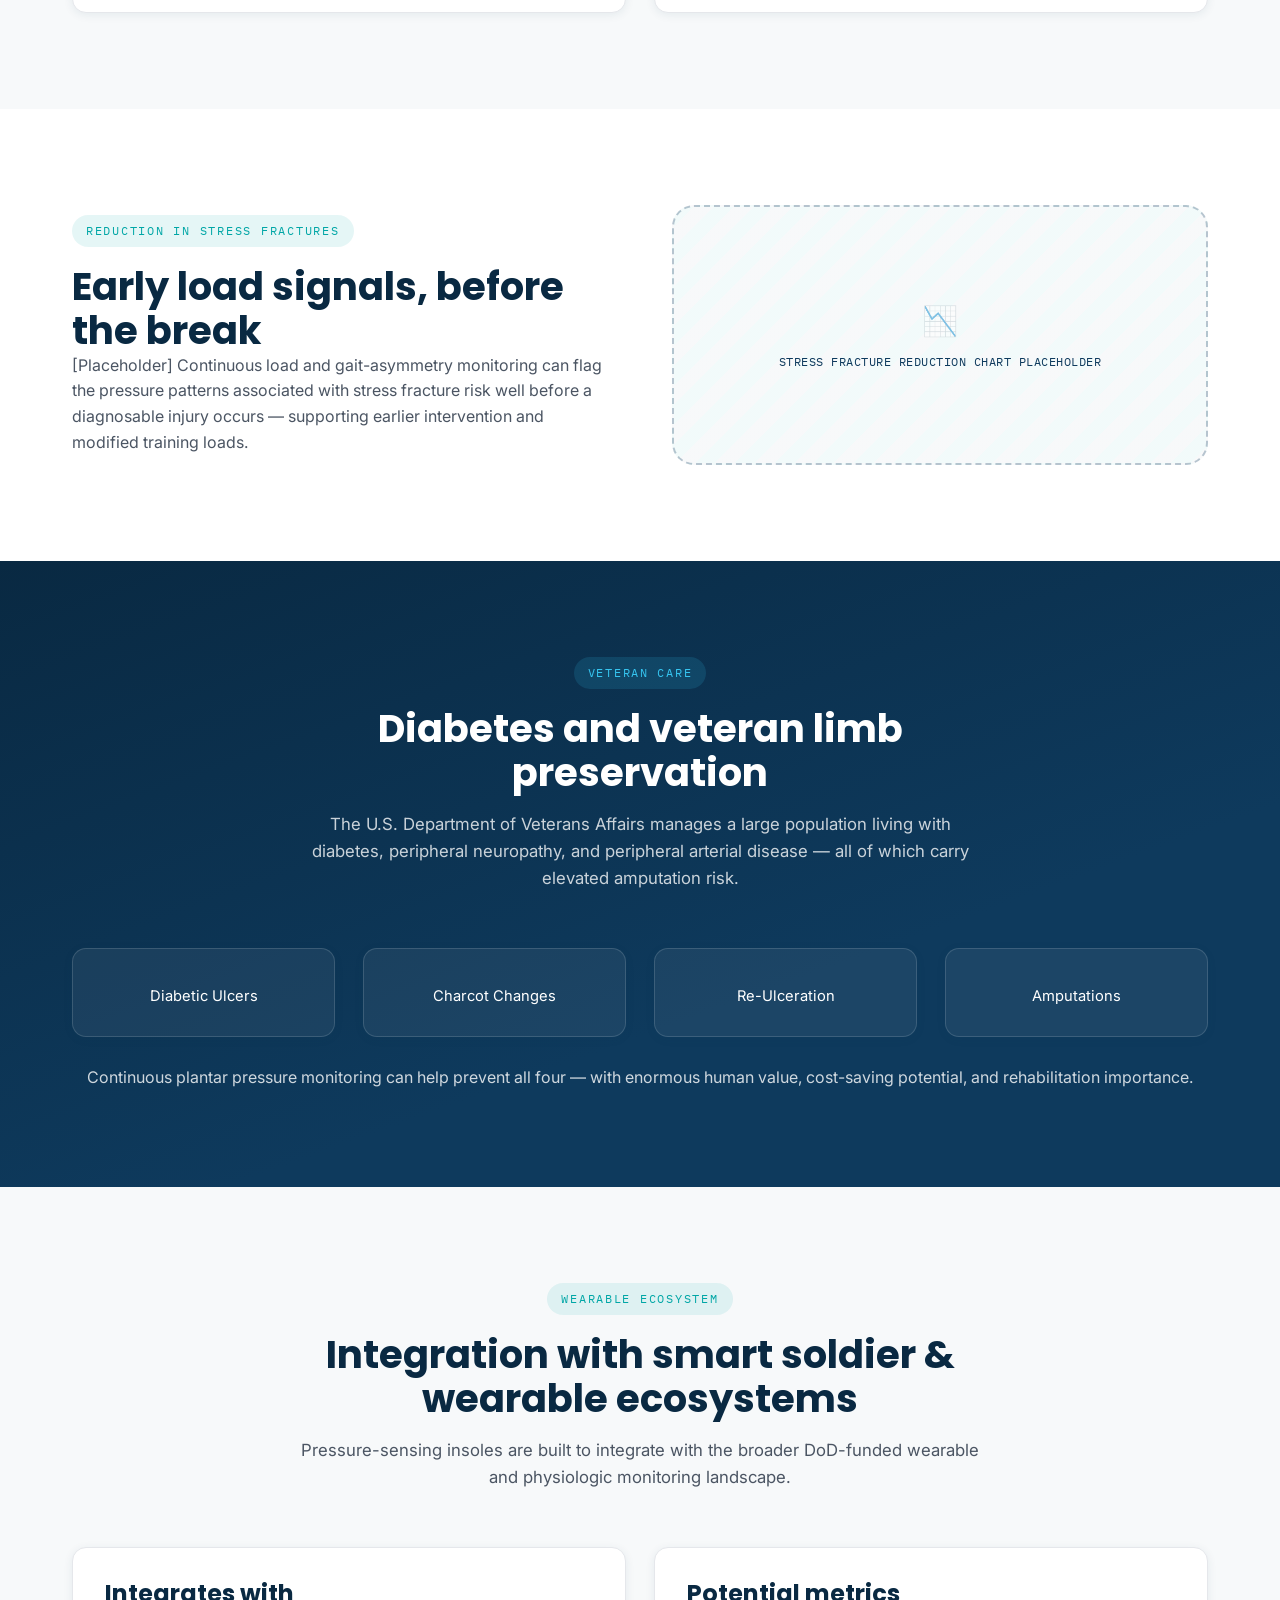
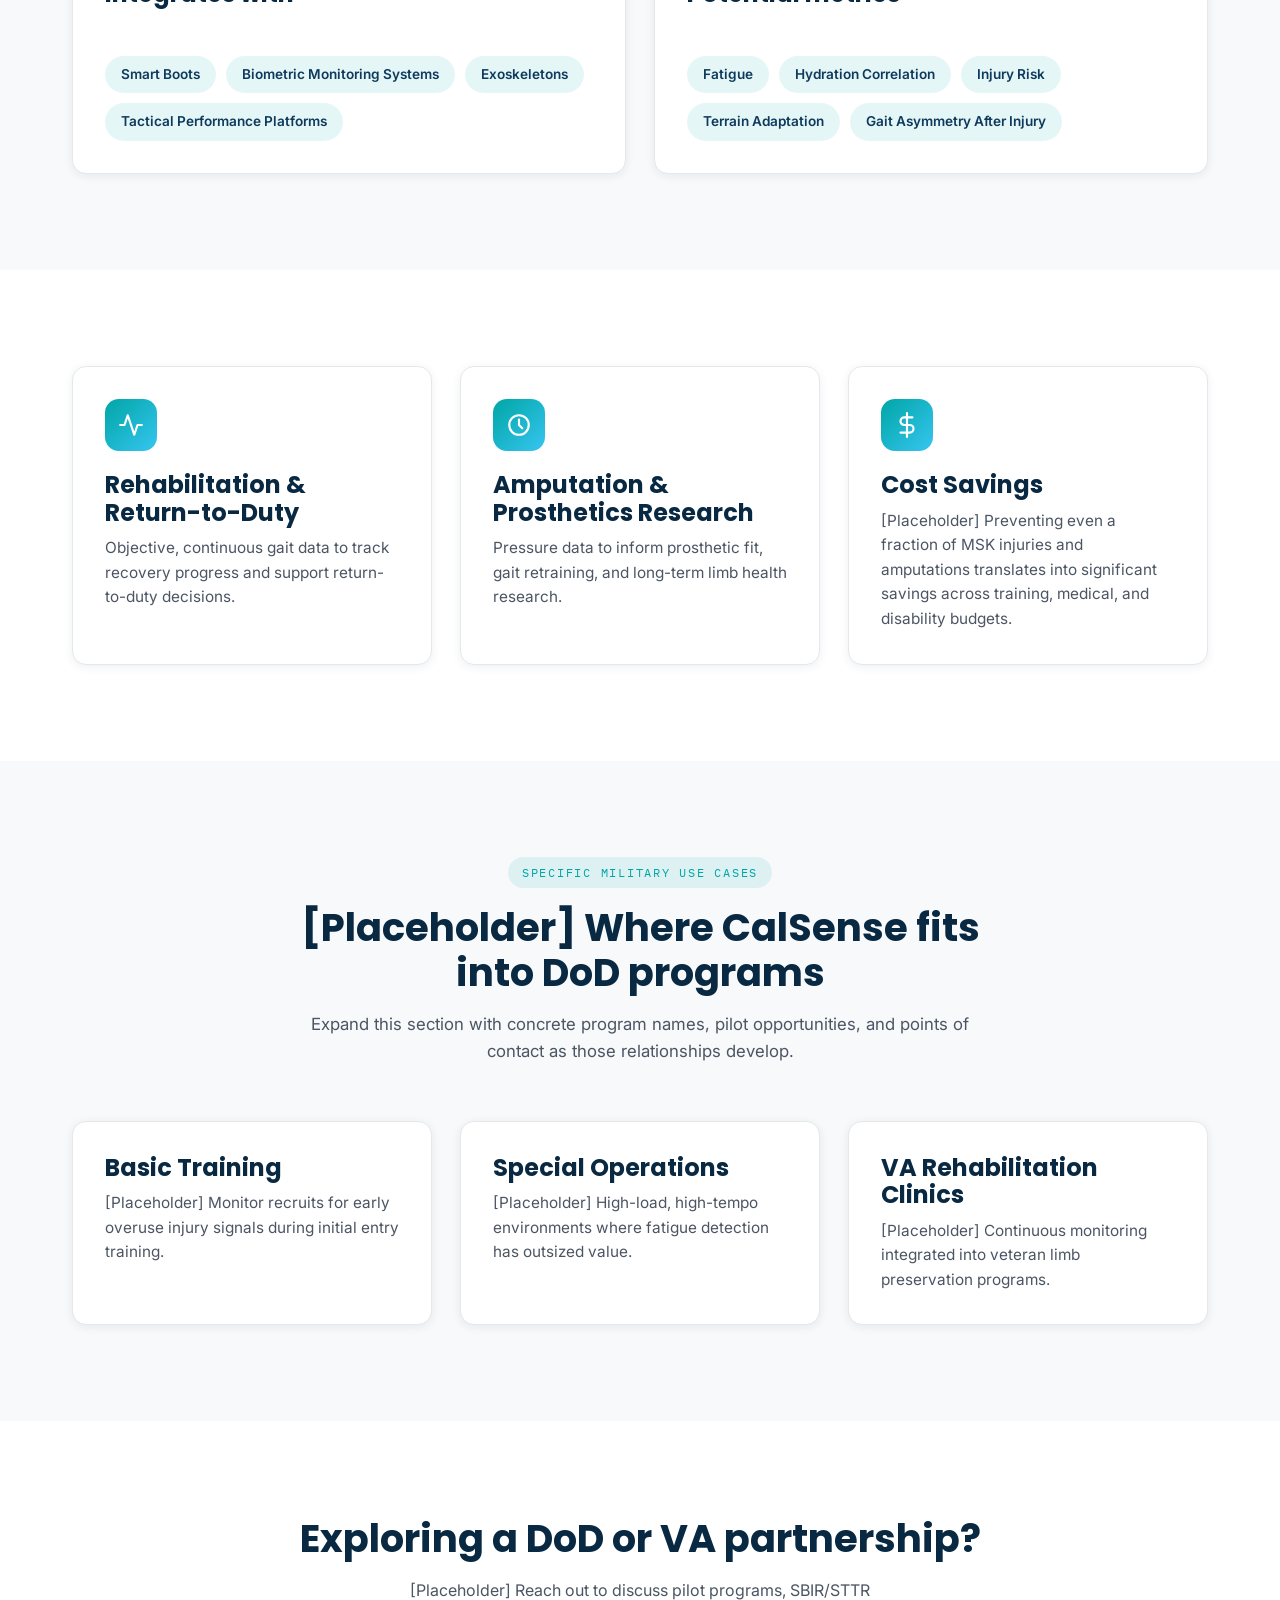
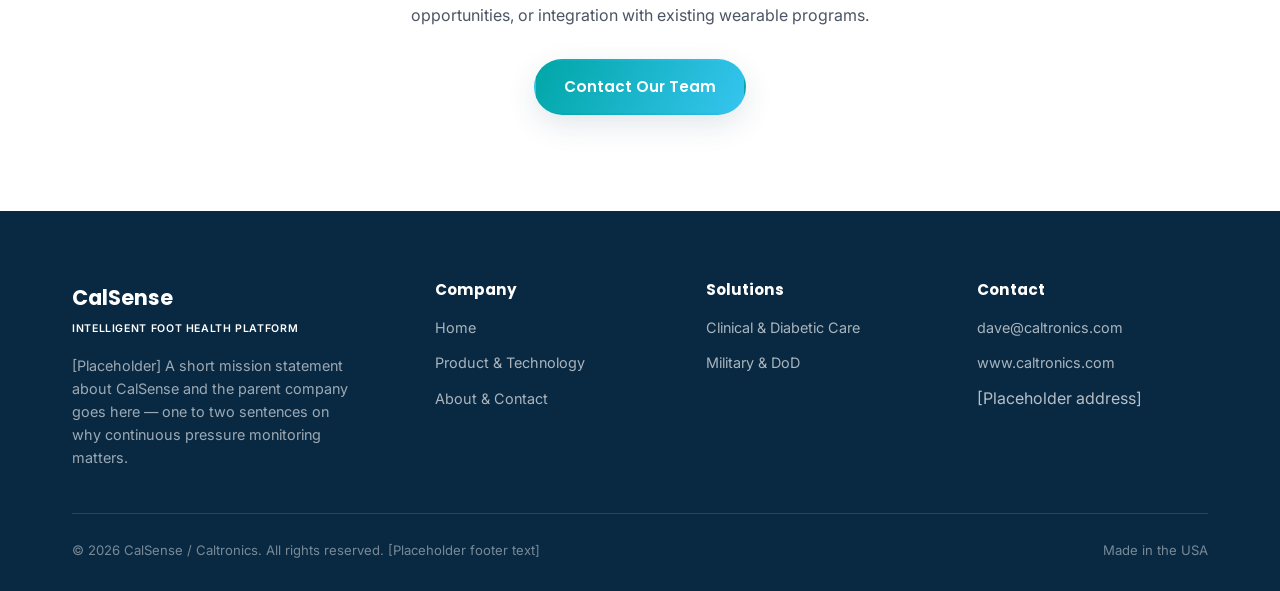
<file: military.html>
<!DOCTYPE html>
<html lang="en">
<head>
<meta charset="UTF-8">
<meta name="viewport" content="width=device-width, initial-scale=1.0">
<title>Military &amp; DoD | CalSense</title>
<meta name="description" content="CalSense supports musculoskeletal injury prevention, force readiness, and veteran limb preservation through real-time plantar pressure and gait monitoring.">
<link rel="icon" type="image/svg+xml" href="images/favicon.svg">
<link rel="preconnect" href="https://fonts.googleapis.com">
<link href="https://fonts.googleapis.com/css2?family=Poppins:wght@500;600;700&family=Inter:wght@400;500;600&family=IBM+Plex+Mono:wght@400;500;600&display=swap" rel="stylesheet">
<link rel="stylesheet" href="css/styles.css">
</head>
<body>

<header class="navbar">
  <div class="container">
    <a href="index.html" class="brand">
      <img src="images/logo.svg" alt="CalSense logo">
      <span class="brand-text">
        <span class="brand-name">CalSense</span>
        <span class="brand-tag">Intelligent Foot Health Platform</span>
      </span>
    </a>
    <nav class="nav-links">
      <a href="index.html">Home</a>
      <a href="product.html">Product &amp; Technology</a>
      <a href="healthcare.html">Clinical &amp; Diabetic Care</a>
      <a href="military.html">Military &amp; DoD</a>
      <a href="about.html">About &amp; Contact</a>
    </nav>
    <div class="nav-cta">
      <a href="about.html" class="btn btn--outline-navy">Request a Demo</a>
      <button class="nav-toggle" aria-label="Toggle menu"><span></span><span></span><span></span></button>
    </div>
  </div>
</header>

<section class="page-header">
  <div class="container">
    <span class="eyebrow">Military &amp; DoD</span>
    <h1>Protecting force readiness, one step at a time</h1>
    <p>Foot biomechanics ripple upward — into the knees, hips, spine, and gait efficiency that determine warfighter performance. CalSense brings real-time pressure and motion monitoring to injury prevention, readiness, and veteran care.</p>
  </div>
</section>

<!-- MSK INJURY PREVENTION -->
<section class="section">
  <div class="container">
    <div class="split">
      <div class="split-copy">
        <span class="eyebrow">Injury Prevention</span>
        <h2>Prevention of musculoskeletal injuries (MSK)</h2>
        <p>MSK injuries carry a real operational cost — limited duty status, lost training days, medical discharge, and long-term disability payments. Foot biomechanics directly affect:</p>
        <ul class="pill-list mt-lg">
          <li class="pill">Knees</li>
          <li class="pill">Hips</li>
          <li class="pill">Spine</li>
          <li class="pill">Gait Efficiency</li>
          <li class="pill">Load Distribution</li>
        </ul>
      </div>
      <div class="split-media">
        <div class="placeholder" style="min-height:280px;">
          <div class="ph-icon">🥾</div>
          <span class="ph-label">Biomechanics Diagram Placeholder</span>
          <small>Foot-to-kinetic-chain illustration</small>
        </div>
      </div>
    </div>
  </div>
</section>

<!-- READINESS -->
<section class="section section--offwhite">
  <div class="container">
    <div class="section-head section-head--center">
      <span class="eyebrow">Readiness &amp; Performance</span>
      <h2>Foot pain doesn't stay in the foot</h2>
      <p>Foot pain and lower-extremity injuries reduce march endurance, running speed, agility, balance, and deployment capability. Real-time monitoring could change that.</p>
    </div>
    <div class="grid grid--2">
      <div class="card">
        <h3>What foot pain costs</h3>
        <ul style="margin-top:14px; display:flex; flex-direction:column; gap:10px;">
          <li>⛔ Reduced march endurance</li>
          <li>⛔ Slower running speed</li>
          <li>⛔ Diminished agility &amp; balance</li>
          <li>⛔ Lower deployment capability</li>
        </ul>
      </div>
      <div class="card">
        <h3>What real-time monitoring enables</h3>
        <ul style="margin-top:14px; display:flex; flex-direction:column; gap:10px;">
          <li>✅ Detect fatigue before it becomes injury</li>
          <li>✅ Optimize soldier performance</li>
          <li>✅ Reduce overtraining</li>
          <li>✅ Personalize footwear &amp; load carriage</li>
        </ul>
      </div>
    </div>
  </div>
</section>

<!-- STRESS FRACTURES -->
<section class="section">
  <div class="container">
    <div class="split reverse">
      <div class="split-media">
        <div class="placeholder" style="min-height:260px;">
          <div class="ph-icon">📉</div>
          <span class="ph-label">Stress Fracture Reduction Chart Placeholder</span>
        </div>
      </div>
      <div class="split-copy">
        <span class="eyebrow">Reduction in Stress Fractures</span>
        <h2>Early load signals, before the break</h2>
        <p>[Placeholder] Continuous load and gait-asymmetry monitoring can flag the pressure patterns associated with stress fracture risk well before a diagnosable injury occurs — supporting earlier intervention and modified training loads.</p>
      </div>
    </div>
  </div>
</section>

<!-- VETERAN LIMB PRESERVATION -->
<section class="section section--navy">
  <div class="container">
    <div class="section-head section-head--center">
      <span class="eyebrow">Veteran Care</span>
      <h2>Diabetes and veteran limb preservation</h2>
      <p>The U.S. Department of Veterans Affairs manages a large population living with diabetes, peripheral neuropathy, and peripheral arterial disease — all of which carry elevated amputation risk.</p>
    </div>
    <div class="grid grid--4">
      <div class="stat-card text-center">
        <p style="color:#fff;">Diabetic Ulcers</p>
      </div>
      <div class="stat-card text-center">
        <p style="color:#fff;">Charcot Changes</p>
      </div>
      <div class="stat-card text-center">
        <p style="color:#fff;">Re-Ulceration</p>
      </div>
      <div class="stat-card text-center">
        <p style="color:#fff;">Amputations</p>
      </div>
    </div>
    <p class="text-center" style="margin-top:28px;color:rgba(255,255,255,0.8);">Continuous plantar pressure monitoring can help prevent all four — with enormous human value, cost-saving potential, and rehabilitation importance.</p>
  </div>
</section>

<!-- SMART SOLDIER ECOSYSTEM -->
<section class="section section--offwhite">
  <div class="container">
    <div class="section-head section-head--center">
      <span class="eyebrow">Wearable Ecosystem</span>
      <h2>Integration with smart soldier &amp; wearable ecosystems</h2>
      <p>Pressure-sensing insoles are built to integrate with the broader DoD-funded wearable and physiologic monitoring landscape.</p>
    </div>
    <div class="grid grid--2">
      <div class="card">
        <h3>Integrates with</h3>
        <ul class="pill-list mt-lg">
          <li class="pill">Smart Boots</li>
          <li class="pill">Biometric Monitoring Systems</li>
          <li class="pill">Exoskeletons</li>
          <li class="pill">Tactical Performance Platforms</li>
        </ul>
      </div>
      <div class="card">
        <h3>Potential metrics</h3>
        <ul class="pill-list mt-lg">
          <li class="pill">Fatigue</li>
          <li class="pill">Hydration Correlation</li>
          <li class="pill">Injury Risk</li>
          <li class="pill">Terrain Adaptation</li>
          <li class="pill">Gait Asymmetry After Injury</li>
        </ul>
      </div>
    </div>
  </div>
</section>

<!-- REHAB & PROSTHETICS -->
<section class="section">
  <div class="container">
    <div class="grid grid--3">
      <div class="card">
        <div class="icon-badge"><svg viewBox="0 0 24 24" fill="none" stroke="currentColor" stroke-width="2" stroke-linecap="round" stroke-linejoin="round"><path d="M22 12h-4l-3 9L9 3l-3 9H2"/></svg></div>
        <h3>Rehabilitation &amp; Return-to-Duty</h3>
        <p>Objective, continuous gait data to track recovery progress and support return-to-duty decisions.</p>
      </div>
      <div class="card">
        <div class="icon-badge"><svg viewBox="0 0 24 24" fill="none" stroke="currentColor" stroke-width="2" stroke-linecap="round" stroke-linejoin="round"><circle cx="12" cy="12" r="9"/><path d="M12 7v5l3 3"/></svg></div>
        <h3>Amputation &amp; Prosthetics Research</h3>
        <p>Pressure data to inform prosthetic fit, gait retraining, and long-term limb health research.</p>
      </div>
      <div class="card">
        <div class="icon-badge"><svg viewBox="0 0 24 24" fill="none" stroke="currentColor" stroke-width="2" stroke-linecap="round" stroke-linejoin="round"><path d="M12 1v22M17 5H9.5a3.5 3.5 0 0 0 0 7h5a3.5 3.5 0 0 1 0 7H6"/></svg></div>
        <h3>Cost Savings</h3>
        <p>[Placeholder] Preventing even a fraction of MSK injuries and amputations translates into significant savings across training, medical, and disability budgets.</p>
      </div>
    </div>
  </div>
</section>

<!-- USE CASES -->
<section class="section section--offwhite">
  <div class="container">
    <div class="section-head section-head--center">
      <span class="eyebrow">Specific Military Use Cases</span>
      <h2>[Placeholder] Where CalSense fits into DoD programs</h2>
      <p>Expand this section with concrete program names, pilot opportunities, and points of contact as those relationships develop.</p>
    </div>
    <div class="grid grid--3">
      <div class="card"><h3>Basic Training</h3><p>[Placeholder] Monitor recruits for early overuse injury signals during initial entry training.</p></div>
      <div class="card"><h3>Special Operations</h3><p>[Placeholder] High-load, high-tempo environments where fatigue detection has outsized value.</p></div>
      <div class="card"><h3>VA Rehabilitation Clinics</h3><p>[Placeholder] Continuous monitoring integrated into veteran limb preservation programs.</p></div>
    </div>
  </div>
</section>

<section class="section text-center">
  <div class="container">
    <h2>Exploring a DoD or VA partnership?</h2>
    <p style="max-width:560px;margin:16px auto 0;">[Placeholder] Reach out to discuss pilot programs, SBIR/STTR opportunities, or integration with existing wearable programs.</p>
    <div class="hero-actions" style="justify-content:center;margin-top:30px;">
      <a href="about.html" class="btn btn--primary" style="color:#fff;">Contact Our Team</a>
    </div>
  </div>
</section>

<footer class="site-footer">
  <div class="container">
    <div class="footer-grid">
      <div class="footer-brand">
        <span class="brand-name">CalSense</span><br>
        <span class="brand-tag">Intelligent Foot Health Platform</span>
        <p>[Placeholder] A short mission statement about CalSense and the parent company goes here — one to two sentences on why continuous pressure monitoring matters.</p>
      </div>
      <div class="footer-col">
        <h4>Company</h4>
        <ul>
          <li><a href="index.html">Home</a></li>
          <li><a href="product.html">Product &amp; Technology</a></li>
          <li><a href="about.html">About &amp; Contact</a></li>
        </ul>
      </div>
      <div class="footer-col">
        <h4>Solutions</h4>
        <ul>
          <li><a href="healthcare.html">Clinical &amp; Diabetic Care</a></li>
          <li><a href="military.html">Military &amp; DoD</a></li>
        </ul>
      </div>
      <div class="footer-col">
        <h4>Contact</h4>
        <ul>
          <li><a href="mailto:dave@caltronics.com">dave@caltronics.com</a></li>
          <li><a href="#">www.caltronics.com</a></li>
          <li>[Placeholder address]</li>
        </ul>
      </div>
    </div>
    <div class="footer-bottom">
      <span>© 2026 CalSense / Caltronics. All rights reserved. [Placeholder footer text]</span>
      <span>Made in the USA</span>
    </div>
  </div>
</footer>

<script src="js/main.js"></script>
</body>
</html>
</file>
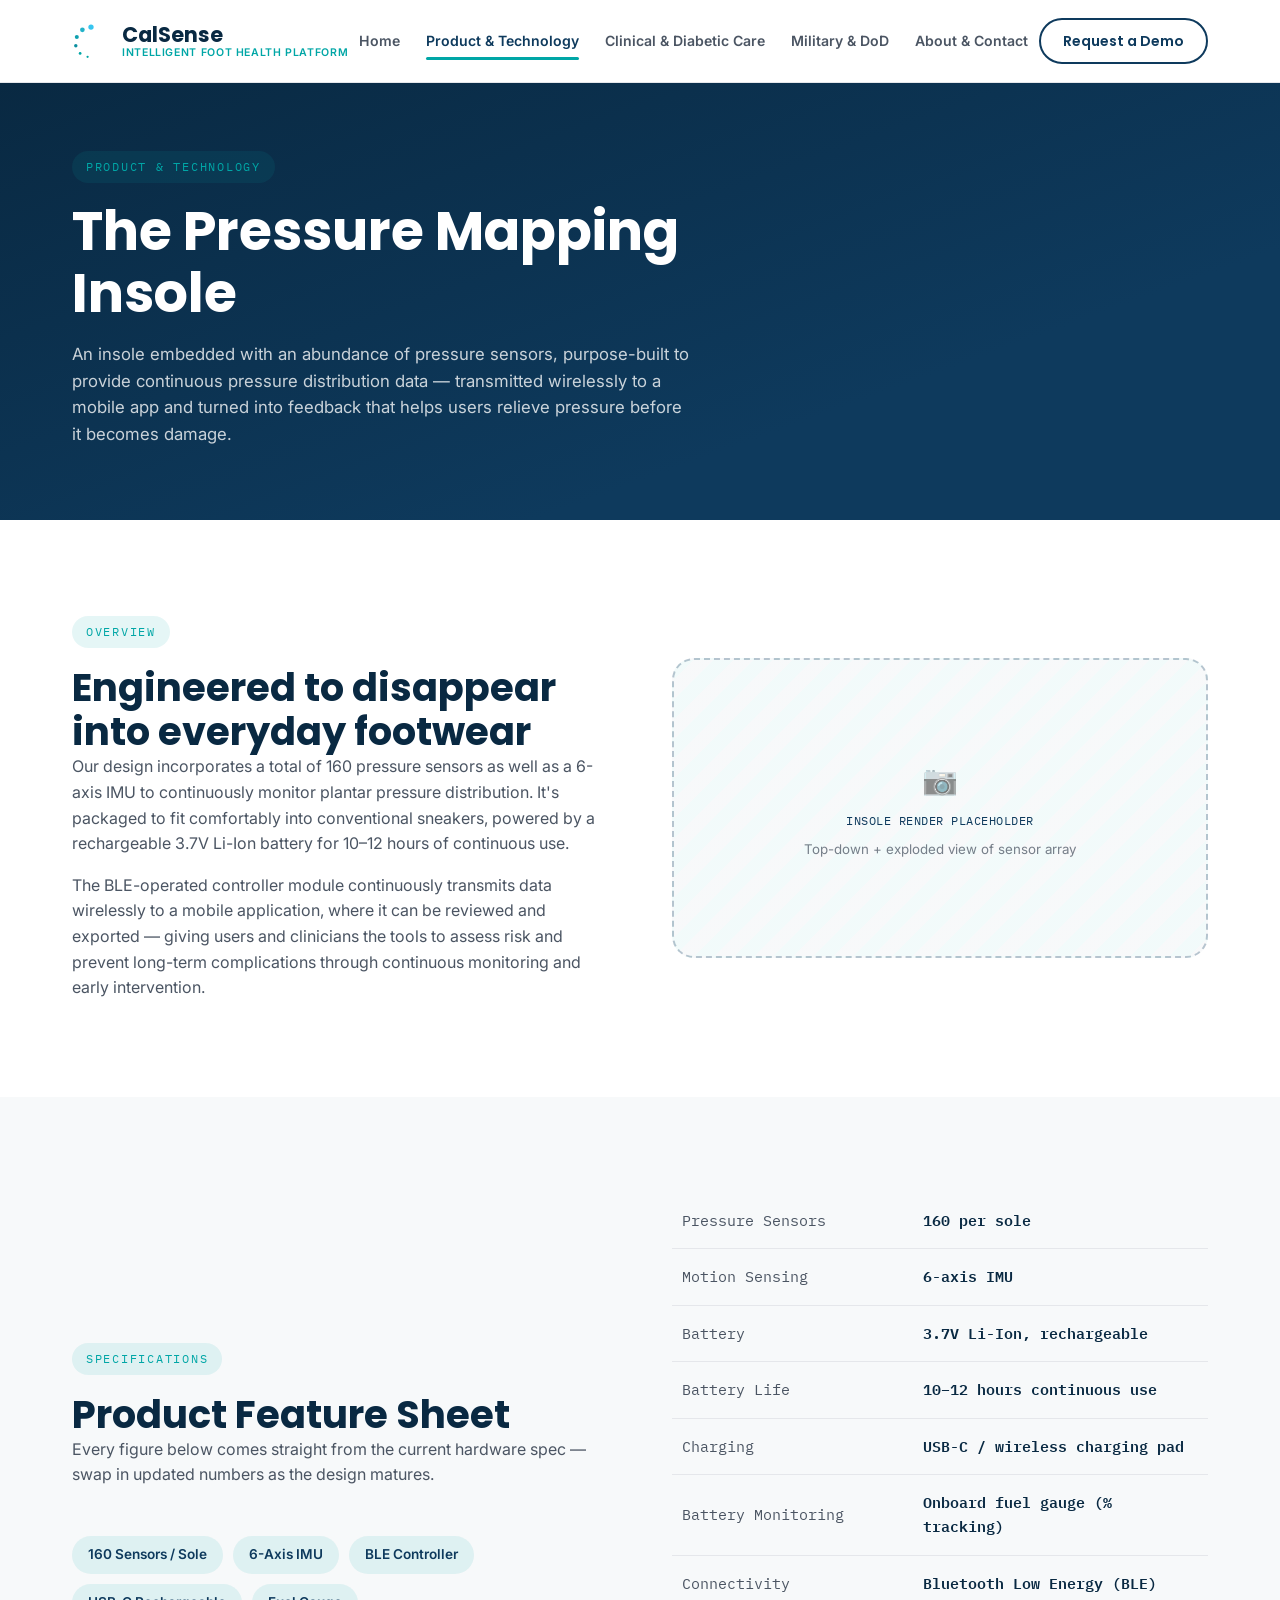
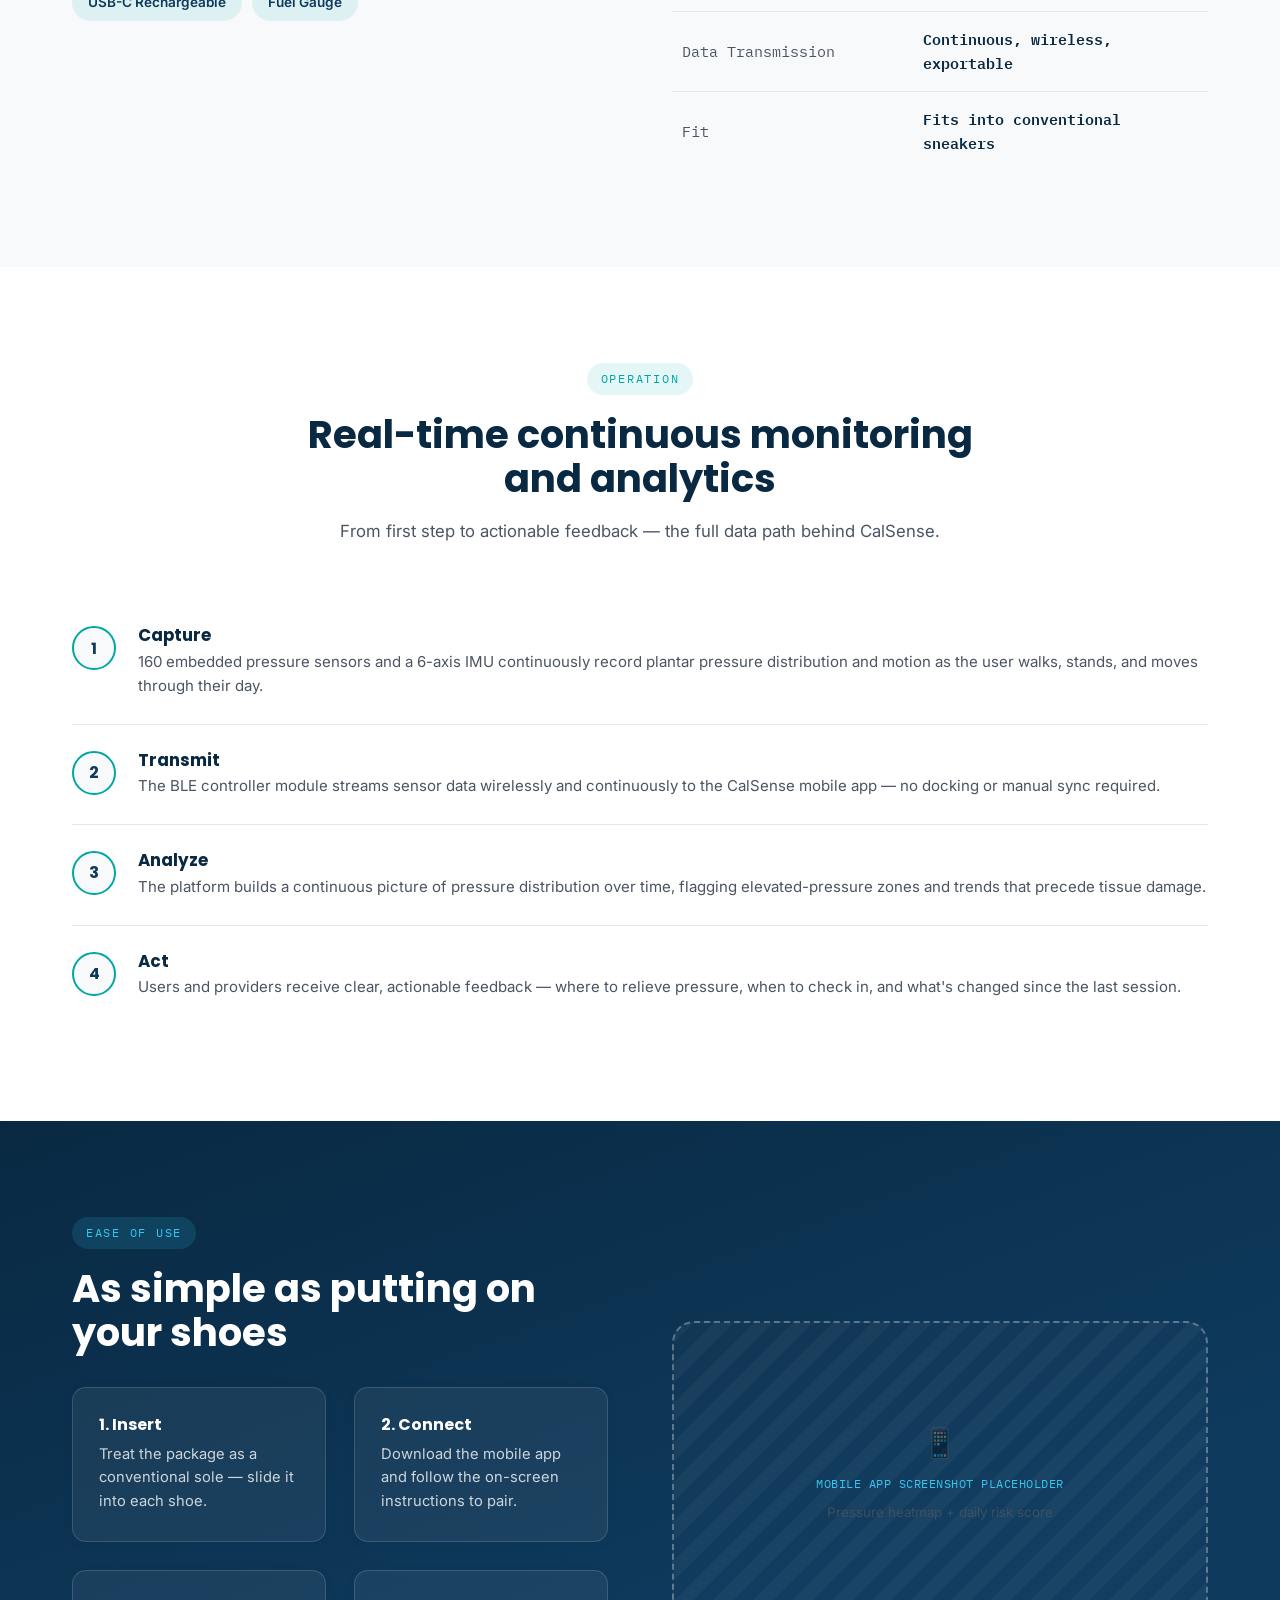
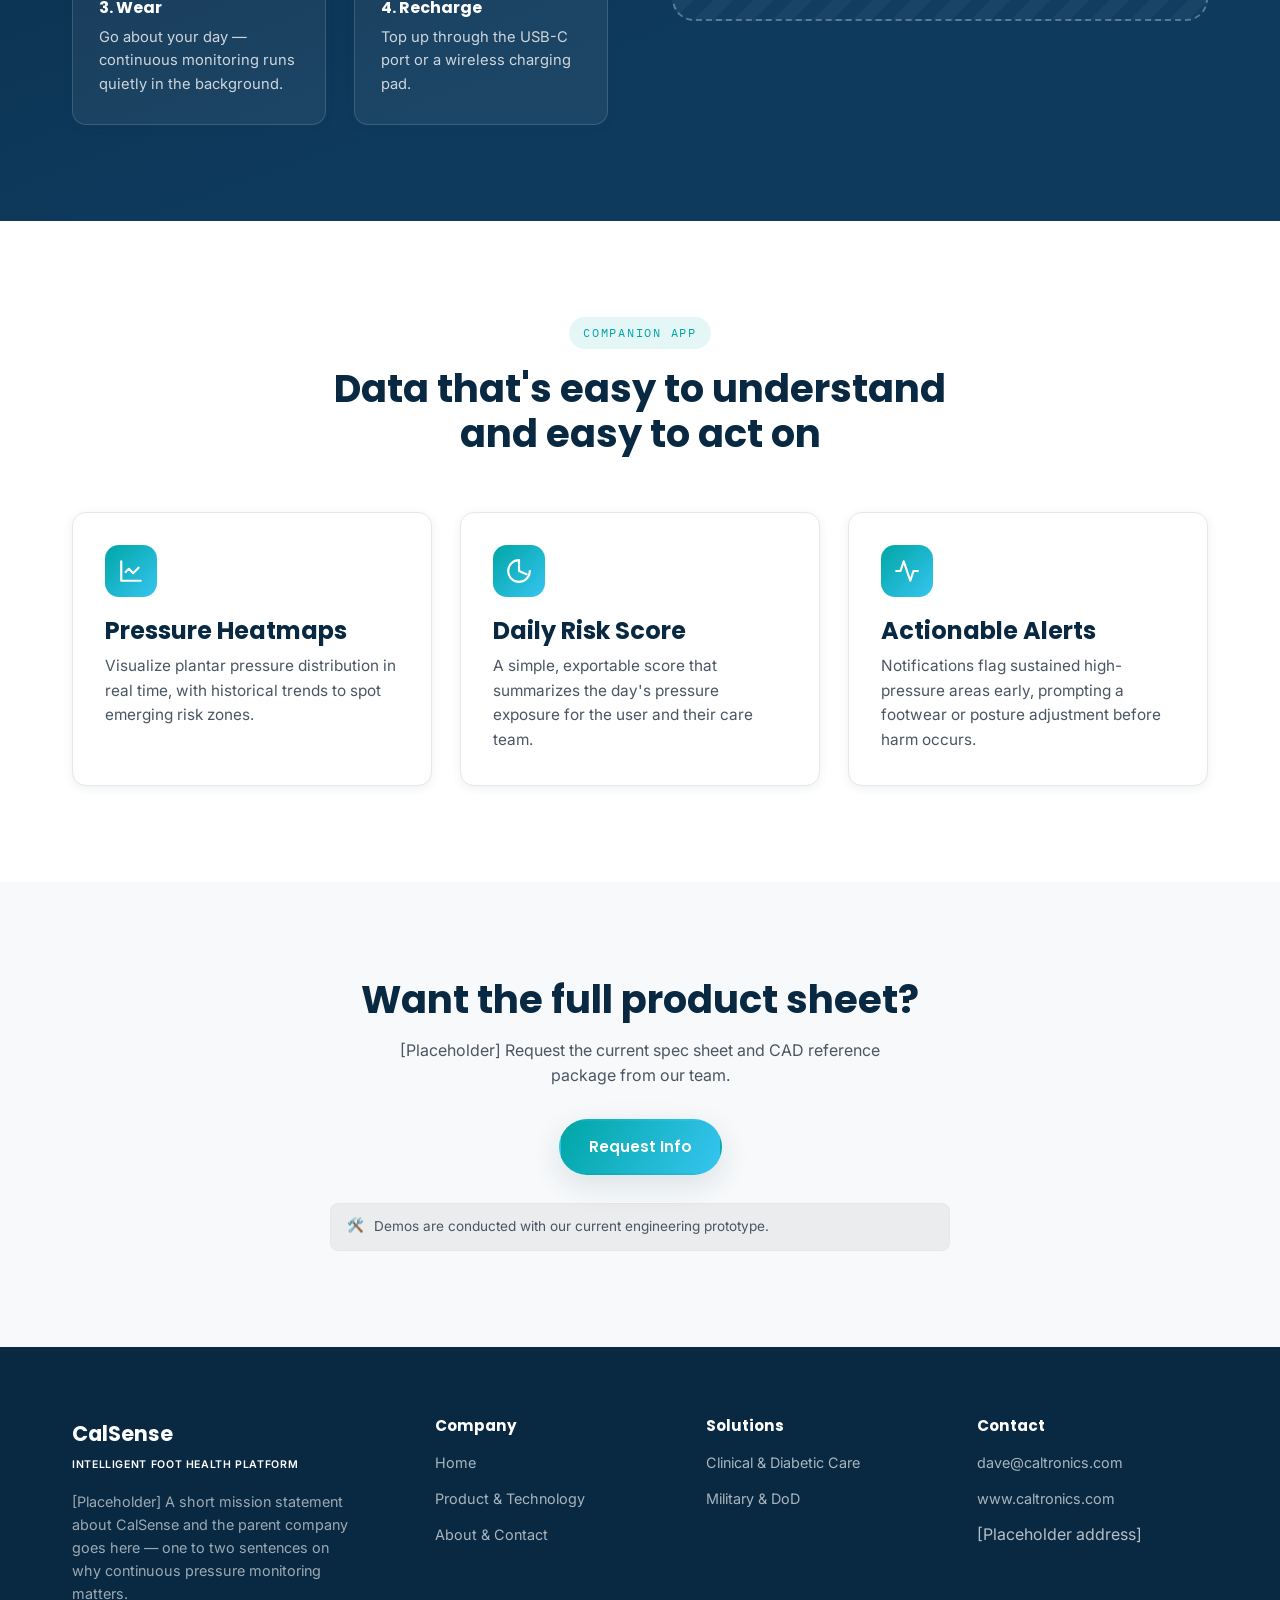
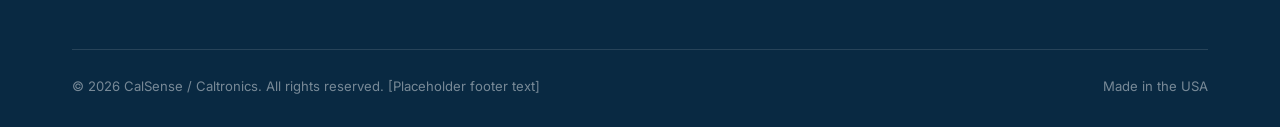
<file: product.html>
<!DOCTYPE html>
<html lang="en">
<head>
<meta charset="UTF-8">
<meta name="viewport" content="width=device-width, initial-scale=1.0">
<title>Product &amp; Technology | CalSense</title>
<meta name="description" content="The CalSense pressure-mapping insole: 160 sensors, 6-axis IMU, BLE connectivity, and real-time analytics in a rechargeable, shoe-ready form factor.">
<link rel="icon" type="image/svg+xml" href="images/favicon.svg">
<link rel="preconnect" href="https://fonts.googleapis.com">
<link href="https://fonts.googleapis.com/css2?family=Poppins:wght@500;600;700&family=Inter:wght@400;500;600&family=IBM+Plex+Mono:wght@400;500;600&display=swap" rel="stylesheet">
<link rel="stylesheet" href="css/styles.css">
</head>
<body>

<header class="navbar">
  <div class="container">
    <a href="index.html" class="brand">
      <img src="images/logo.svg" alt="CalSense logo">
      <span class="brand-text">
        <span class="brand-name">CalSense</span>
        <span class="brand-tag">Intelligent Foot Health Platform</span>
      </span>
    </a>
    <nav class="nav-links">
      <a href="index.html">Home</a>
      <a href="product.html">Product &amp; Technology</a>
      <a href="healthcare.html">Clinical &amp; Diabetic Care</a>
      <a href="military.html">Military &amp; DoD</a>
      <a href="about.html">About &amp; Contact</a>
    </nav>
    <div class="nav-cta">
      <a href="about.html" class="btn btn--outline-navy">Request a Demo</a>
      <button class="nav-toggle" aria-label="Toggle menu"><span></span><span></span><span></span></button>
    </div>
  </div>
</header>

<section class="page-header">
  <div class="container">
    <span class="eyebrow">Product &amp; Technology</span>
    <h1>The Pressure Mapping Insole</h1>
    <p>An insole embedded with an abundance of pressure sensors, purpose-built to provide continuous pressure distribution data — transmitted wirelessly to a mobile app and turned into feedback that helps users relieve pressure before it becomes damage.</p>
  </div>
</section>

<!-- OVERVIEW -->
<section class="section">
  <div class="container">
    <div class="split">
      <div class="split-copy">
        <span class="eyebrow">Overview</span>
        <h2>Engineered to disappear into everyday footwear</h2>
        <p>Our design incorporates a total of 160 pressure sensors as well as a 6-axis IMU to continuously monitor plantar pressure distribution. It's packaged to fit comfortably into conventional sneakers, powered by a rechargeable 3.7V Li-Ion battery for 10–12 hours of continuous use.</p>
        <p style="margin-top:16px;">The BLE-operated controller module continuously transmits data wirelessly to a mobile application, where it can be reviewed and exported — giving users and clinicians the tools to assess risk and prevent long-term complications through continuous monitoring and early intervention.</p>
      </div>
      <div class="split-media">
        <div class="placeholder" style="min-height:300px;">
          <div class="ph-icon">📷</div>
          <span class="ph-label">Insole Render Placeholder</span>
          <small>Top-down + exploded view of sensor array</small>
        </div>
      </div>
    </div>
  </div>
</section>

<!-- SPECS -->
<section class="section section--offwhite">
  <div class="container">
    <div class="split reverse">
      <div class="split-media">
        <table class="spec-table">
          <tr><td>Pressure Sensors</td><td>160 per sole</td></tr>
          <tr><td>Motion Sensing</td><td>6-axis IMU</td></tr>
          <tr><td>Battery</td><td>3.7V Li-Ion, rechargeable</td></tr>
          <tr><td>Battery Life</td><td>10–12 hours continuous use</td></tr>
          <tr><td>Charging</td><td>USB-C / wireless charging pad</td></tr>
          <tr><td>Battery Monitoring</td><td>Onboard fuel gauge (% tracking)</td></tr>
          <tr><td>Connectivity</td><td>Bluetooth Low Energy (BLE)</td></tr>
          <tr><td>Data Transmission</td><td>Continuous, wireless, exportable</td></tr>
          <tr><td>Fit</td><td>Fits into conventional sneakers</td></tr>
        </table>
      </div>
      <div class="split-copy">
        <span class="eyebrow">Specifications</span>
        <h2>Product Feature Sheet</h2>
        <p>Every figure below comes straight from the current hardware spec — swap in updated numbers as the design matures.</p>
        <div class="pill-list mt-lg">
          <span class="pill">160 Sensors / Sole</span>
          <span class="pill">6-Axis IMU</span>
          <span class="pill">BLE Controller</span>
          <span class="pill">USB-C Rechargeable</span>
          <span class="pill">Fuel Gauge</span>
        </div>
      </div>
    </div>
  </div>
</section>

<!-- HOW IT WORKS -->
<section class="section">
  <div class="container">
    <div class="section-head section-head--center">
      <span class="eyebrow">Operation</span>
      <h2>Real-time continuous monitoring and analytics</h2>
      <p>From first step to actionable feedback — the full data path behind CalSense.</p>
    </div>
    <div class="steps">
      <div class="step">
        <div class="step-num">1</div>
        <div>
          <h4>Capture</h4>
          <p>160 embedded pressure sensors and a 6-axis IMU continuously record plantar pressure distribution and motion as the user walks, stands, and moves through their day.</p>
        </div>
      </div>
      <div class="step">
        <div class="step-num">2</div>
        <div>
          <h4>Transmit</h4>
          <p>The BLE controller module streams sensor data wirelessly and continuously to the CalSense mobile app — no docking or manual sync required.</p>
        </div>
      </div>
      <div class="step">
        <div class="step-num">3</div>
        <div>
          <h4>Analyze</h4>
          <p>The platform builds a continuous picture of pressure distribution over time, flagging elevated-pressure zones and trends that precede tissue damage.</p>
        </div>
      </div>
      <div class="step">
        <div class="step-num">4</div>
        <div>
          <h4>Act</h4>
          <p>Users and providers receive clear, actionable feedback — where to relieve pressure, when to check in, and what's changed since the last session.</p>
        </div>
      </div>
    </div>
  </div>
</section>

<!-- EASE OF USE -->
<section class="section section--navy">
  <div class="container">
    <div class="split">
      <div class="split-copy">
        <span class="eyebrow">Ease of Use</span>
        <h2>As simple as putting on your shoes</h2>
        <div class="grid grid--2" style="margin-top:32px;">
          <div class="stat-card">
            <h3 style="font-size:1rem;">1. Insert</h3>
            <p>Treat the package as a conventional sole — slide it into each shoe.</p>
          </div>
          <div class="stat-card">
            <h3 style="font-size:1rem;">2. Connect</h3>
            <p>Download the mobile app and follow the on-screen instructions to pair.</p>
          </div>
          <div class="stat-card">
            <h3 style="font-size:1rem;">3. Wear</h3>
            <p>Go about your day — continuous monitoring runs quietly in the background.</p>
          </div>
          <div class="stat-card">
            <h3 style="font-size:1rem;">4. Recharge</h3>
            <p>Top up through the USB-C port or a wireless charging pad.</p>
          </div>
        </div>
      </div>
      <div class="split-media">
        <div class="placeholder" style="min-height:300px;">
          <div class="ph-icon">📱</div>
          <span class="ph-label">Mobile App Screenshot Placeholder</span>
          <small>Pressure heatmap + daily risk score</small>
        </div>
      </div>
    </div>
  </div>
</section>

<!-- APP -->
<section class="section">
  <div class="container">
    <div class="section-head section-head--center">
      <span class="eyebrow">Companion App</span>
      <h2>Data that's easy to understand and easy to act on</h2>
    </div>
    <div class="grid grid--3">
      <div class="card">
        <div class="icon-badge">
          <svg viewBox="0 0 24 24" fill="none" stroke="currentColor" stroke-width="2" stroke-linecap="round" stroke-linejoin="round"><path d="M3 3v18h18"/><path d="m19 9-5 5-4-4-3 3"/></svg>
        </div>
        <h3>Pressure Heatmaps</h3>
        <p>Visualize plantar pressure distribution in real time, with historical trends to spot emerging risk zones.</p>
      </div>
      <div class="card">
        <div class="icon-badge">
          <svg viewBox="0 0 24 24" fill="none" stroke="currentColor" stroke-width="2" stroke-linecap="round" stroke-linejoin="round"><path d="M12 2a10 10 0 1 0 10 10" /><path d="M12 2v10l7 3" /></svg>
        </div>
        <h3>Daily Risk Score</h3>
        <p>A simple, exportable score that summarizes the day's pressure exposure for the user and their care team.</p>
      </div>
      <div class="card">
        <div class="icon-badge">
          <svg viewBox="0 0 24 24" fill="none" stroke="currentColor" stroke-width="2" stroke-linecap="round" stroke-linejoin="round"><path d="M22 12h-4l-3 9L9 3l-3 9H2"/></svg>
        </div>
        <h3>Actionable Alerts</h3>
        <p>Notifications flag sustained high-pressure areas early, prompting a footwear or posture adjustment before harm occurs.</p>
      </div>
    </div>
  </div>
</section>

<section class="section text-center section--offwhite">
  <div class="container">
    <h2>Want the full product sheet?</h2>
    <p style="max-width:520px;margin:16px auto 0;">[Placeholder] Request the current spec sheet and CAD reference package from our team.</p>
    <div class="hero-actions" style="justify-content:center;margin-top:30px;">
      <a href="about.html" class="btn btn--primary" style="color:#fff;">Request Info</a>
    </div>
    <div class="proto-note proto-note--center" style="margin-top:28px;">
      <span class="proto-icon">🛠️</span>
      <span>Demos are conducted with our current engineering prototype.</span>
    </div>
  </div>
</section>

<footer class="site-footer">
  <div class="container">
    <div class="footer-grid">
      <div class="footer-brand">
        <span class="brand-name">CalSense</span><br>
        <span class="brand-tag">Intelligent Foot Health Platform</span>
        <p>[Placeholder] A short mission statement about CalSense and the parent company goes here — one to two sentences on why continuous pressure monitoring matters.</p>
      </div>
      <div class="footer-col">
        <h4>Company</h4>
        <ul>
          <li><a href="index.html">Home</a></li>
          <li><a href="product.html">Product &amp; Technology</a></li>
          <li><a href="about.html">About &amp; Contact</a></li>
        </ul>
      </div>
      <div class="footer-col">
        <h4>Solutions</h4>
        <ul>
          <li><a href="healthcare.html">Clinical &amp; Diabetic Care</a></li>
          <li><a href="military.html">Military &amp; DoD</a></li>
        </ul>
      </div>
      <div class="footer-col">
        <h4>Contact</h4>
        <ul>
          <li><a href="mailto:dave@caltronics.com">dave@caltronics.com</a></li>
          <li><a href="#">www.caltronics.com</a></li>
          <li>[Placeholder address]</li>
        </ul>
      </div>
    </div>
    <div class="footer-bottom">
      <span>© 2026 CalSense / Caltronics. All rights reserved. [Placeholder footer text]</span>
      <span>Made in the USA</span>
    </div>
  </div>
</footer>

<script src="js/main.js"></script>
</body>
</html>
</file>
<file: css/styles.css>
/* ==========================================================================
   CalSense — Global Design System
   Palette + type pulled from Project Aegis brand board (placeholder-friendly)
   ========================================================================== */

:root {
  --navy: #0E3A5D;
  --navy-dark: #092942;
  --teal: #00A6A6;
  --cyan: #36C5F0;
  --white: #FFFFFF;
  --slate: #4B5563;
  --light-gray: #E5E7EB;
  --off-white: #F7F9FA;

  --font-heading: 'Poppins', 'Segoe UI', Arial, sans-serif;
  --font-body: 'Inter', 'Segoe UI', Arial, sans-serif;
  --font-mono: 'IBM Plex Mono', 'Courier New', monospace;

  --radius-sm: 8px;
  --radius-md: 14px;
  --radius-lg: 22px;

  --shadow-sm: 0 2px 10px rgba(14, 58, 93, 0.08);
  --shadow-md: 0 10px 30px rgba(14, 58, 93, 0.12);
  --shadow-lg: 0 20px 50px rgba(14, 58, 93, 0.18);

  --max-width: 1200px;
}

* { box-sizing: border-box; margin: 0; padding: 0; }

html { scroll-behavior: smooth; }

body {
  font-family: var(--font-body);
  color: var(--navy-dark);
  background: var(--white);
  line-height: 1.6;
  -webkit-font-smoothing: antialiased;
  overflow-x: hidden;
}

img, svg { max-width: 100%; display: block; }

a { color: inherit; text-decoration: none; }

ul { list-style: none; }

h1, h2, h3, h4 {
  font-family: var(--font-heading);
  font-weight: 700;
  line-height: 1.15;
  color: var(--navy-dark);
}

h1 { font-size: clamp(2.2rem, 4.2vw, 3.6rem); }
h2 { font-size: clamp(1.8rem, 3vw, 2.6rem); }
h3 { font-size: clamp(1.2rem, 2vw, 1.5rem); }

p { color: var(--slate); }

.container {
  max-width: var(--max-width);
  margin: 0 auto;
  padding: 0 32px;
}

.section {
  padding: 96px 0;
}

.section--tight { padding: 64px 0; }

.section--navy {
  background: linear-gradient(160deg, var(--navy-dark), var(--navy) 65%);
  color: var(--white);
}
.section--navy h2, .section--navy h3, .section--navy p { color: var(--white); }
.section--navy p { color: rgba(255,255,255,0.78); }

.section--offwhite { background: var(--off-white); }

.eyebrow {
  display: inline-block;
  font-family: var(--font-mono);
  font-size: 0.78rem;
  letter-spacing: 0.14em;
  text-transform: uppercase;
  color: var(--teal);
  background: rgba(0, 166, 166, 0.1);
  padding: 6px 14px;
  border-radius: 999px;
  margin-bottom: 18px;
}
.section--navy .eyebrow {
  color: var(--cyan);
  background: rgba(54, 197, 240, 0.14);
}

.section-head {
  max-width: 680px;
  margin-bottom: 56px;
}
.section-head p { margin-top: 16px; font-size: 1.05rem; }
.section-head--center { margin-left: auto; margin-right: auto; text-align: center; }

/* ---------- Buttons ---------- */
.btn {
  display: inline-flex;
  align-items: center;
  gap: 8px;
  font-family: var(--font-heading);
  font-weight: 600;
  font-size: 0.95rem;
  padding: 14px 28px;
  border-radius: 999px;
  border: 2px solid transparent;
  cursor: pointer;
  transition: transform 0.18s ease, box-shadow 0.18s ease, background 0.18s ease, color 0.18s ease;
}
.btn:hover { transform: translateY(-2px); }

.btn--primary {
  background: linear-gradient(120deg, var(--teal), var(--cyan));
  color: var(--white);
  box-shadow: var(--shadow-md);
}
.btn--primary:hover { box-shadow: 0 14px 34px rgba(0, 166, 166, 0.32); }

.btn--ghost {
  background: transparent;
  border-color: rgba(255,255,255,0.35);
  color: var(--white);
}
.btn--ghost:hover { background: rgba(255,255,255,0.1); }

.btn--outline-navy {
  background: transparent;
  border-color: var(--navy);
  color: var(--navy);
}
.btn--outline-navy:hover { background: var(--navy); color: var(--white); }

/* ---------- Navbar ---------- */
.navbar {
  position: sticky;
  top: 0;
  z-index: 100;
  background: rgba(255, 255, 255, 0.92);
  backdrop-filter: blur(10px);
  border-bottom: 1px solid var(--light-gray);
}
.navbar .container {
  display: flex;
  align-items: center;
  justify-content: space-between;
  height: 82px;
}
.brand {
  display: flex;
  align-items: center;
  gap: 12px;
}
.brand img { width: 38px; height: 38px; }
.brand-text { display: flex; flex-direction: column; line-height: 1.1; }
.brand-name {
  font-family: var(--font-heading);
  font-weight: 700;
  font-size: 1.3rem;
  color: var(--navy-dark);
}
.brand-tag {
  font-size: 0.66rem;
  letter-spacing: 0.06em;
  text-transform: uppercase;
  color: var(--teal);
  font-weight: 600;
}

.nav-links {
  display: flex;
  align-items: center;
  gap: 26px;
}
.nav-links a {
  font-weight: 600;
  font-size: 0.88rem;
  color: var(--slate);
  position: relative;
  padding: 4px 0;
  white-space: nowrap;
  transition: color 0.15s ease;
}
.nav-links a:hover, .nav-links a.active { color: var(--navy); }
.nav-links a.active::after {
  content: '';
  position: absolute;
  left: 0; right: 0; bottom: -4px;
  height: 3px;
  border-radius: 2px;
  background: var(--teal);
}

.nav-cta { display: flex; align-items: center; gap: 18px; }
.nav-cta .btn { padding: 10px 22px; font-size: 0.88rem; }
.nav-cta .btn--primary { color: var(--white); }

.nav-toggle {
  display: none;
  flex-direction: column;
  gap: 5px;
  background: none;
  border: none;
  cursor: pointer;
  padding: 8px;
}
.nav-toggle span {
  width: 24px;
  height: 2.5px;
  background: var(--navy);
  border-radius: 2px;
  transition: 0.2s ease;
}

/* ---------- Hero ---------- */
.hero {
  position: relative;
  background: radial-gradient(circle at 78% 20%, rgba(54,197,240,0.28), transparent 55%),
              linear-gradient(160deg, var(--navy-dark), var(--navy) 70%);
  color: var(--white);
  padding: 76px 0 100px;
  overflow: hidden;
}
.hero .container {
  display: grid;
  grid-template-columns: 1.05fr 0.95fr;
  gap: 56px;
  align-items: center;
}
.hero h1 { color: var(--white); }
.hero-tagline {
  font-family: var(--font-heading);
  font-size: clamp(1.1rem, 1.6vw, 1.35rem);
  color: var(--cyan);
  margin-top: 18px;
  font-weight: 600;
}
.hero p.lede {
  margin-top: 20px;
  font-size: 1.08rem;
  color: rgba(255,255,255,0.8);
  max-width: 520px;
}
.hero-actions {
  display: flex;
  gap: 16px;
  margin-top: 34px;
  flex-wrap: wrap;
}
.hero-badges {
  display: flex;
  gap: 28px;
  margin-top: 48px;
  flex-wrap: wrap;
}
.hero-badge {
  font-family: var(--font-mono);
  font-size: 0.78rem;
  color: rgba(255,255,255,0.65);
}
.hero-badge strong {
  display: block;
  font-family: var(--font-heading);
  font-size: 1.5rem;
  color: var(--white);
}

.hero-art { position: relative; }

/* ---------- Page header (sub-pages) ---------- */
.page-header {
  background: linear-gradient(160deg, var(--navy-dark), var(--navy) 70%);
  color: var(--white);
  padding: 68px 0 72px;
  position: relative;
  overflow: hidden;
}
.page-header .container { position: relative; z-index: 1; }
.page-header h1 { color: var(--white); max-width: 760px; }
.page-header p { color: rgba(255,255,255,0.78); max-width: 620px; margin-top: 16px; font-size: 1.05rem; }

/* ---------- Placeholder media block ---------- */
.placeholder {
  border: 2px dashed rgba(14, 58, 93, 0.28);
  border-radius: var(--radius-lg);
  background: repeating-linear-gradient(135deg, rgba(0,166,166,0.05) 0 14px, rgba(14,58,93,0.03) 14px 28px);
  display: flex;
  flex-direction: column;
  align-items: center;
  justify-content: center;
  text-align: center;
  gap: 8px;
  color: var(--slate);
  min-height: 220px;
  padding: 24px;
}
.placeholder .ph-icon { font-size: 1.8rem; opacity: 0.5; }
.placeholder span.ph-label {
  font-family: var(--font-mono);
  font-size: 0.78rem;
  letter-spacing: 0.04em;
  text-transform: uppercase;
  color: var(--navy);
}
.placeholder small { color: var(--slate); opacity: 0.75; }

.section--navy .placeholder {
  border-color: rgba(255,255,255,0.3);
  background: repeating-linear-gradient(135deg, rgba(255,255,255,0.05) 0 14px, rgba(255,255,255,0.02) 14px 28px);
  color: rgba(255,255,255,0.7);
}
.section--navy .placeholder span.ph-label { color: var(--cyan); }

/* ---------- Grids & Cards ---------- */
.grid {
  display: grid;
  gap: 28px;
}
.grid--2 { grid-template-columns: repeat(2, 1fr); }
.grid--3 { grid-template-columns: repeat(3, 1fr); }
.grid--4 { grid-template-columns: repeat(4, 1fr); }

.card {
  background: var(--white);
  border-radius: var(--radius-md);
  padding: 32px;
  box-shadow: var(--shadow-sm);
  border: 1px solid var(--light-gray);
  transition: transform 0.2s ease, box-shadow 0.2s ease;
}
.card:hover { transform: translateY(-4px); box-shadow: var(--shadow-md); }

.icon-badge {
  width: 52px;
  height: 52px;
  border-radius: 14px;
  display: flex;
  align-items: center;
  justify-content: center;
  background: linear-gradient(135deg, var(--teal), var(--cyan));
  color: var(--white);
  margin-bottom: 20px;
}
.icon-badge svg { width: 26px; height: 26px; }

.card h3 { margin-bottom: 10px; }
.card p { font-size: 0.96rem; }

/* Stat card */
.stat-card {
  background: var(--white);
  border-radius: var(--radius-md);
  padding: 28px 26px;
  border: 1px solid var(--light-gray);
  box-shadow: var(--shadow-sm);
}
.stat-card .stat-number {
  font-family: var(--font-heading);
  font-weight: 700;
  font-size: 2.4rem;
  background: linear-gradient(120deg, var(--navy), var(--teal));
  -webkit-background-clip: text;
  background-clip: text;
  color: transparent;
}
.stat-card p { margin-top: 8px; font-size: 0.92rem; }

.section--navy .stat-card {
  background: rgba(255,255,255,0.06);
  border-color: rgba(255,255,255,0.14);
}
.section--navy .stat-card .stat-number {
  background: linear-gradient(120deg, var(--cyan), var(--white));
  -webkit-background-clip: text;
  background-clip: text;
}

/* Two-column layout */
.split {
  display: grid;
  grid-template-columns: 1fr 1fr;
  gap: 64px;
  align-items: center;
}
.split.reverse .split-media { order: 2; }

/* Numbered steps */
.steps { display: flex; flex-direction: column; gap: 0; }
.step {
  display: flex;
  gap: 22px;
  padding: 26px 0;
  border-bottom: 1px solid var(--light-gray);
}
.step:last-child { border-bottom: none; }
.step-num {
  flex-shrink: 0;
  width: 44px;
  height: 44px;
  border-radius: 50%;
  background: var(--off-white);
  border: 2px solid var(--teal);
  color: var(--navy);
  font-family: var(--font-heading);
  font-weight: 700;
  display: flex;
  align-items: center;
  justify-content: center;
}
.step h4 { font-family: var(--font-heading); font-size: 1.05rem; margin-bottom: 4px; }
.step p { font-size: 0.94rem; }

/* Spec table */
.spec-table {
  width: 100%;
  border-collapse: collapse;
  font-family: var(--font-mono);
  font-size: 0.92rem;
}
.spec-table tr { border-bottom: 1px solid var(--light-gray); }
.spec-table tr:last-child { border-bottom: none; }
.spec-table td { padding: 16px 10px; }
.spec-table td:first-child { color: var(--slate); width: 45%; }
.spec-table td:last-child { color: var(--navy-dark); font-weight: 600; }

/* Pills / feature tags */
.pill-list { display: flex; flex-wrap: wrap; gap: 10px; }
.pill {
  font-size: 0.85rem;
  font-weight: 600;
  padding: 8px 16px;
  border-radius: 999px;
  background: rgba(0,166,166,0.1);
  color: var(--navy);
}
.section--navy .pill { background: rgba(54,197,240,0.16); color: var(--white); }

/* Trust badge strip */
.trust-strip {
  background: var(--navy-dark);
  color: var(--white);
  padding: 40px 0;
}
.trust-strip .grid { grid-template-columns: repeat(5, 1fr); gap: 20px; }
.trust-item { display: flex; flex-direction: column; align-items: center; text-align: center; gap: 10px; }
.trust-item .icon-badge { background: rgba(54,197,240,0.16); margin-bottom: 0; }
.trust-item strong { font-family: var(--font-heading); font-size: 0.92rem; }
.trust-item span { font-size: 0.78rem; color: rgba(255,255,255,0.65); }

/* Quote / callout */
.callout {
  background: var(--off-white);
  border-left: 4px solid var(--teal);
  border-radius: var(--radius-sm);
  padding: 28px 32px;
  font-family: var(--font-heading);
  font-size: 1.15rem;
  color: var(--navy-dark);
}

/* Tabs (markets) */
.tab-nav { display: flex; gap: 12px; margin-bottom: 40px; flex-wrap: wrap; }
.tab-btn {
  font-family: var(--font-heading);
  font-weight: 600;
  font-size: 0.92rem;
  padding: 12px 22px;
  border-radius: 999px;
  border: 1px solid var(--light-gray);
  background: var(--white);
  color: var(--slate);
  cursor: pointer;
  transition: all 0.15s ease;
}
.tab-btn.active, .tab-btn:hover { background: var(--navy); color: var(--white); border-color: var(--navy); }

/* ---------- Footer ---------- */
.site-footer {
  background: var(--navy-dark);
  color: rgba(255,255,255,0.7);
  padding: 70px 0 30px;
}
.footer-grid {
  display: grid;
  grid-template-columns: 1.4fr 1fr 1fr 1fr;
  gap: 40px;
  padding-bottom: 44px;
  border-bottom: 1px solid rgba(255,255,255,0.12);
}
.footer-brand .brand-name, .footer-brand .brand-tag { color: var(--white); }
.footer-brand p { color: rgba(255,255,255,0.6); margin-top: 14px; font-size: 0.9rem; max-width: 280px; }
.footer-col h4 { color: var(--white); font-size: 0.95rem; margin-bottom: 16px; }
.footer-col ul { display: flex; flex-direction: column; gap: 10px; }
.footer-col a { font-size: 0.9rem; color: rgba(255,255,255,0.65); transition: color 0.15s ease; }
.footer-col a:hover { color: var(--cyan); }
.footer-bottom {
  display: flex;
  justify-content: space-between;
  align-items: center;
  padding-top: 26px;
  font-size: 0.82rem;
  color: rgba(255,255,255,0.45);
  flex-wrap: wrap;
  gap: 12px;
}

/* ---------- Contact form (about page) ---------- */
.form-field { margin-bottom: 20px; }
.form-field label {
  display: block;
  font-family: var(--font-heading);
  font-weight: 600;
  font-size: 0.88rem;
  margin-bottom: 8px;
  color: var(--navy-dark);
}
.form-field input, .form-field textarea, .form-field select {
  width: 100%;
  padding: 13px 16px;
  border-radius: var(--radius-sm);
  border: 1px solid var(--light-gray);
  font-family: var(--font-body);
  font-size: 0.95rem;
  background: var(--off-white);
  color: var(--navy-dark);
}
.form-field textarea { resize: vertical; min-height: 120px; }
.form-field input:focus, .form-field textarea:focus, .form-field select:focus {
  outline: none;
  border-color: var(--teal);
  background: var(--white);
}

/* ---------- Utilities ---------- */
.text-center { text-align: center; }
.mt-lg { margin-top: 48px; }
.small-note { font-size: 0.82rem; color: var(--slate); opacity: 0.8; margin-top: 10px; }

/* Prototype-stage disclaimer */
.proto-note {
  display: flex;
  align-items: flex-start;
  gap: 10px;
  font-size: 0.85rem;
  color: var(--slate);
  background: rgba(75, 85, 99, 0.08);
  border: 1px solid var(--light-gray);
  border-radius: var(--radius-sm);
  padding: 12px 16px;
  max-width: 620px;
}
.proto-note .proto-icon { flex-shrink: 0; line-height: 1.4; }
.section--navy .proto-note {
  background: rgba(255,255,255,0.06);
  border-color: rgba(255,255,255,0.16);
  color: rgba(255,255,255,0.72);
}
.proto-note--center { margin-left: auto; margin-right: auto; }

/* ---------- Responsive ---------- */
@media (max-width: 980px) {
  .hero .container { grid-template-columns: 1fr; }
  .hero-art { order: -1; }
  .split { grid-template-columns: 1fr; gap: 40px; }
  .split.reverse .split-media { order: -1; }
  .grid--4 { grid-template-columns: repeat(2, 1fr); }
  .grid--3 { grid-template-columns: repeat(2, 1fr); }
  .footer-grid { grid-template-columns: 1fr 1fr; }
  .trust-strip .grid { grid-template-columns: repeat(2, 1fr); }
}

@media (max-width: 1080px) {
  .nav-links, .nav-cta .btn--outline-navy { display: none; }
  .nav-toggle { display: flex; }
  .navbar.open .nav-links {
    display: flex;
    position: absolute;
    top: 82px;
    left: 0;
    right: 0;
    background: var(--white);
    flex-direction: column;
    padding: 24px 32px;
    gap: 20px;
    border-bottom: 1px solid var(--light-gray);
    box-shadow: var(--shadow-md);
  }
  .grid--2, .grid--3, .grid--4 { grid-template-columns: 1fr; }
  .footer-grid { grid-template-columns: 1fr; }
  .trust-strip .grid { grid-template-columns: 1fr 1fr; }
  .section { padding: 64px 0; }
  .footer-bottom { flex-direction: column; align-items: flex-start; }
}
</file>
